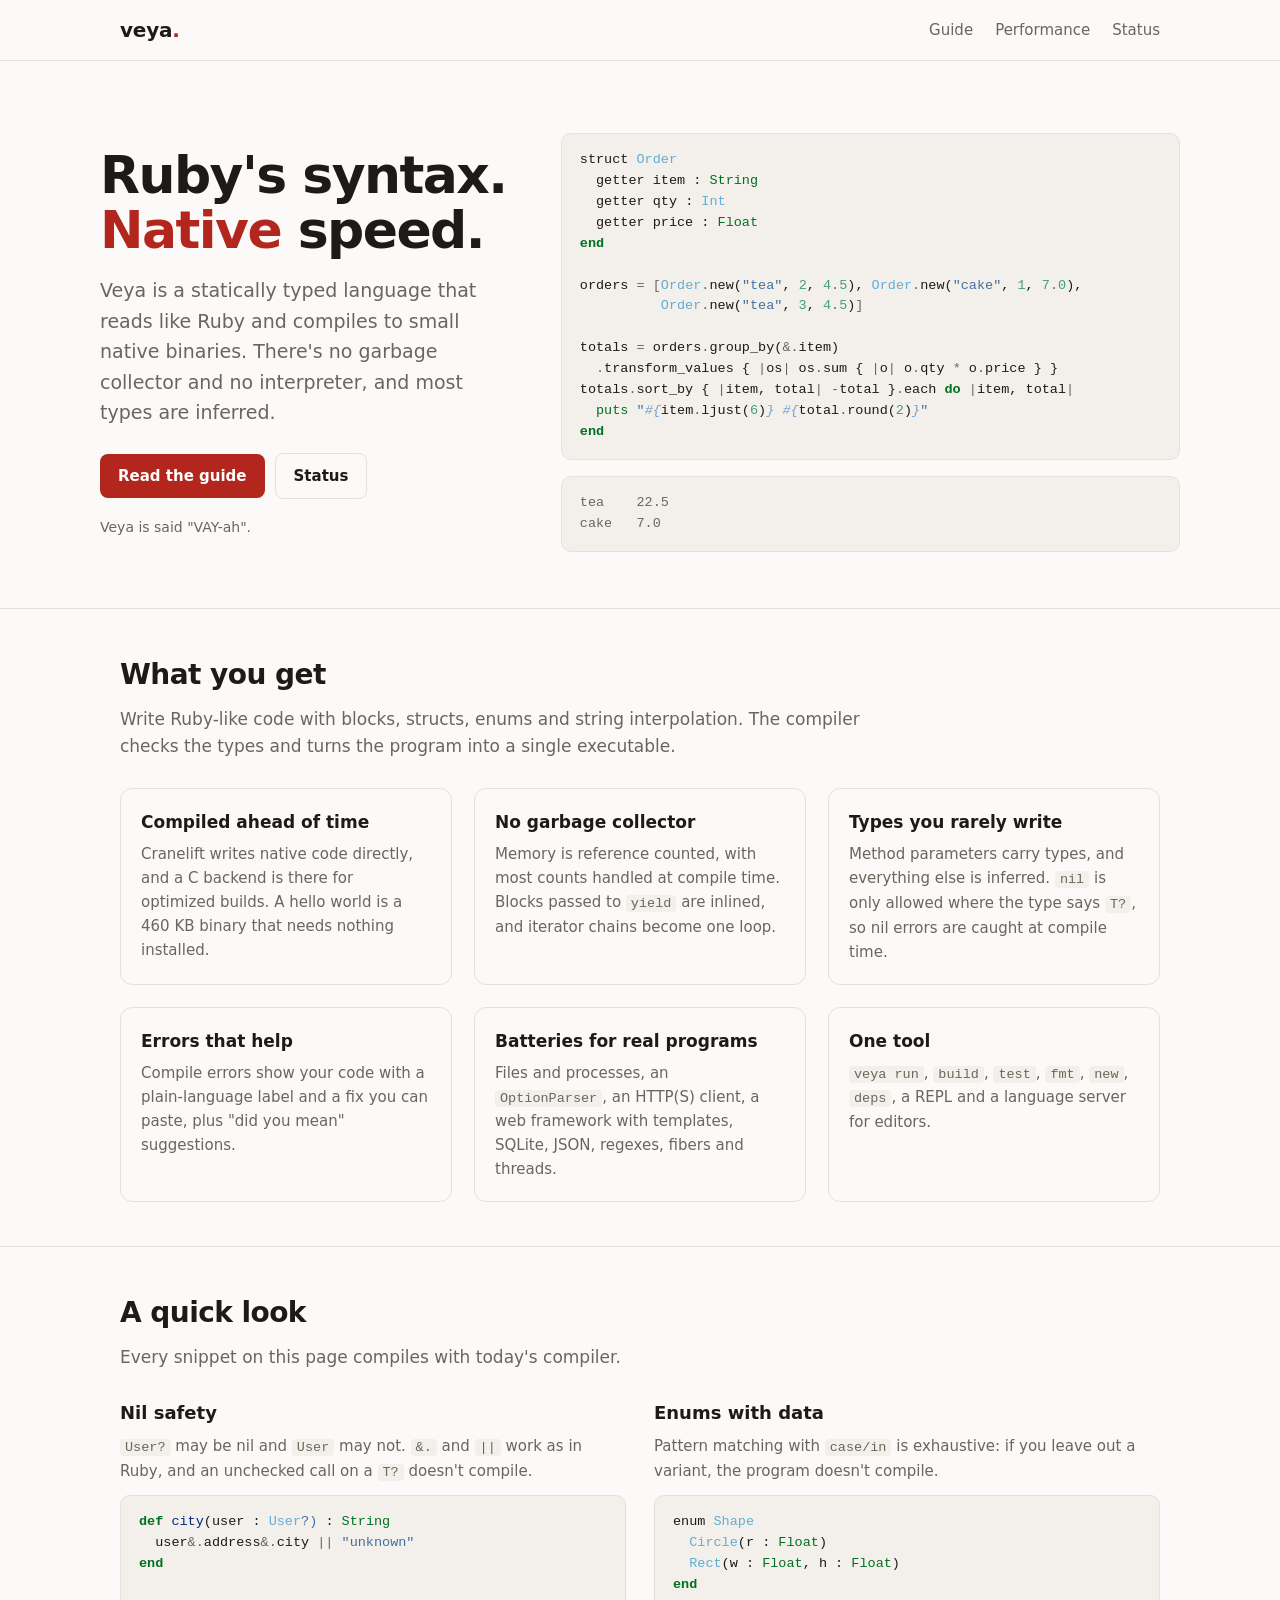
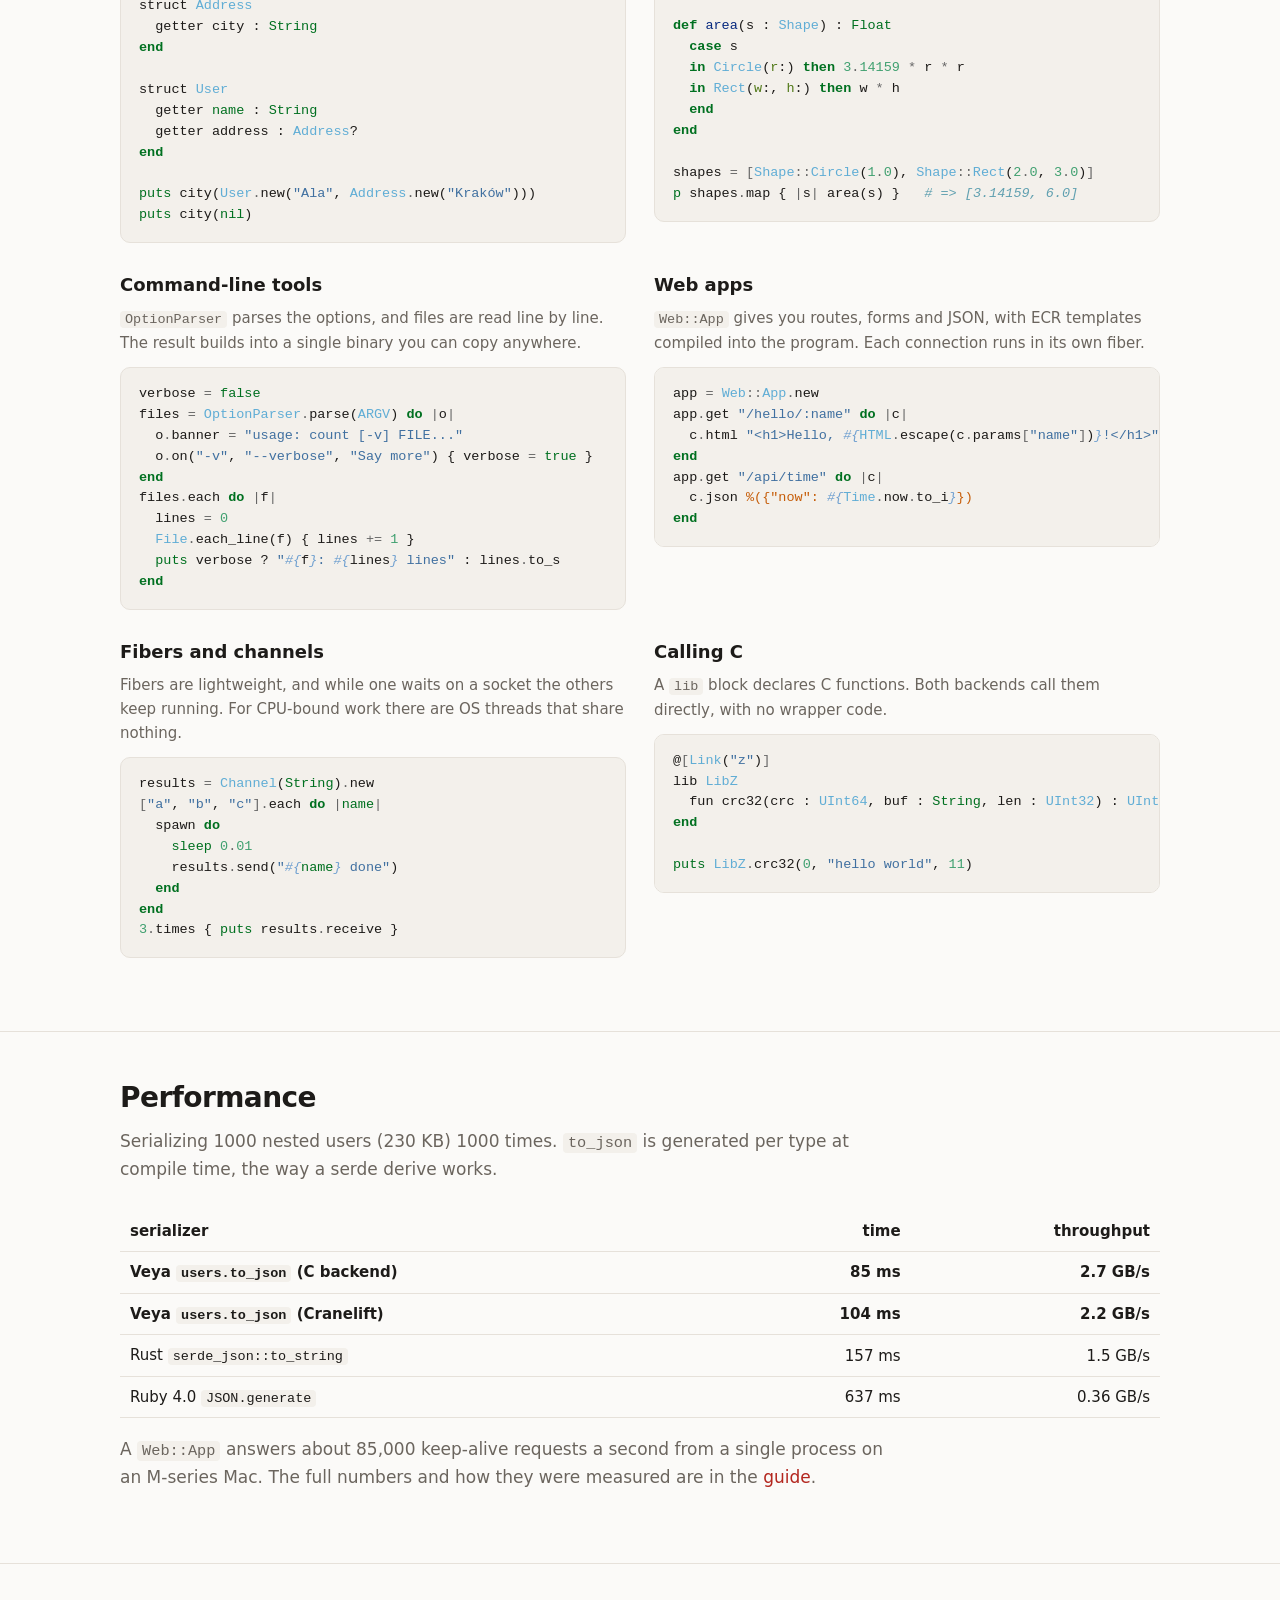
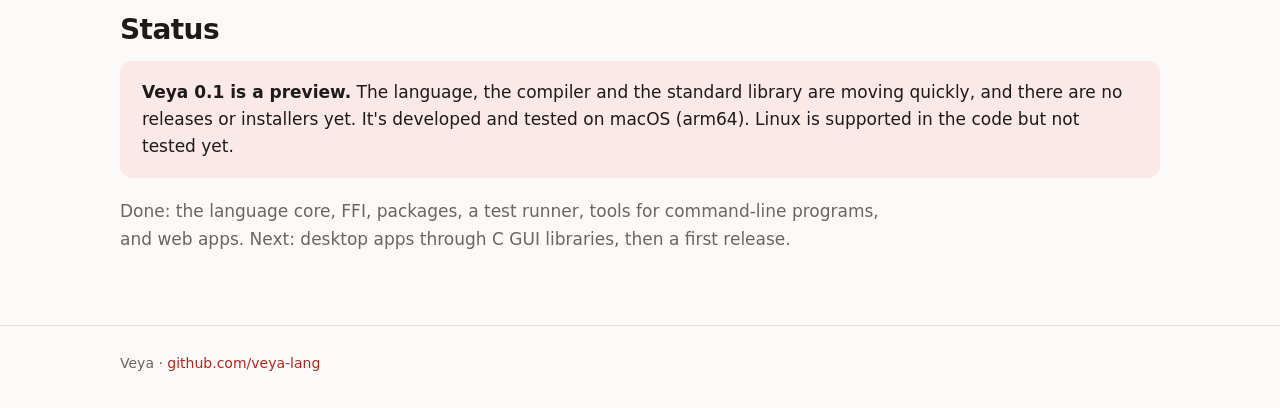
<file: index.html>
<!doctype html>
<html lang="en">
<head>
<meta charset="utf-8">
<meta name="viewport" content="width=device-width, initial-scale=1">
<title>Veya: Ruby's syntax, native speed</title>
<meta name="description" content="Veya is a statically typed language with Ruby's syntax that compiles to small native binaries, with no garbage collector.">
<link rel="stylesheet" href="style.css">
<link rel="stylesheet" href="code.css">
</head>
<body>
<header class="top"><div class="wrap">
  <a class="brand" href="/">veya<span>.</span></a>
  <nav><a href="guide.html">Guide</a><a href="#performance">Performance</a><a href="#status">Status</a></nav>
</div></header>

<div class="wrap hero">
  <div>
    <h1>Ruby's syntax.<br><em>Native</em> speed.</h1>
    <p class="lead">Veya is a statically typed language that reads like Ruby and compiles to small native binaries. There's no garbage collector and no interpreter, and most types are inferred.</p>
    <p class="cta"><a class="primary" href="guide.html">Read the guide</a><a class="secondary" href="#status">Status</a></p>
    <p class="say">Veya is said "VAY-ah".</p>
  </div>
  <div>
<div class="hl"><pre><span></span><span class="n">struct</span><span class="w"> </span><span class="no">Order</span>
<span class="w">  </span><span class="n">getter</span><span class="w"> </span><span class="n">item</span><span class="w"> </span><span class="p">:</span><span class="w"> </span><span class="nb">String</span>
<span class="w">  </span><span class="n">getter</span><span class="w"> </span><span class="n">qty</span><span class="w"> </span><span class="p">:</span><span class="w"> </span><span class="no">Int</span>
<span class="w">  </span><span class="n">getter</span><span class="w"> </span><span class="n">price</span><span class="w"> </span><span class="p">:</span><span class="w"> </span><span class="nb">Float</span>
<span class="k">end</span>

<span class="n">orders</span><span class="w"> </span><span class="o">=</span><span class="w"> </span><span class="o">[</span><span class="no">Order</span><span class="o">.</span><span class="n">new</span><span class="p">(</span><span class="s2">"tea"</span><span class="p">,</span><span class="w"> </span><span class="mi">2</span><span class="p">,</span><span class="w"> </span><span class="mi">4</span><span class="o">.</span><span class="mi">5</span><span class="p">),</span><span class="w"> </span><span class="no">Order</span><span class="o">.</span><span class="n">new</span><span class="p">(</span><span class="s2">"cake"</span><span class="p">,</span><span class="w"> </span><span class="mi">1</span><span class="p">,</span><span class="w"> </span><span class="mi">7</span><span class="o">.</span><span class="mi">0</span><span class="p">),</span>
<span class="w">          </span><span class="no">Order</span><span class="o">.</span><span class="n">new</span><span class="p">(</span><span class="s2">"tea"</span><span class="p">,</span><span class="w"> </span><span class="mi">3</span><span class="p">,</span><span class="w"> </span><span class="mi">4</span><span class="o">.</span><span class="mi">5</span><span class="p">)</span><span class="o">]</span>

<span class="n">totals</span><span class="w"> </span><span class="o">=</span><span class="w"> </span><span class="n">orders</span><span class="o">.</span><span class="n">group_by</span><span class="p">(</span><span class="o">&amp;.</span><span class="n">item</span><span class="p">)</span>
<span class="w">  </span><span class="o">.</span><span class="n">transform_values</span><span class="w"> </span><span class="p">{</span><span class="w"> </span><span class="o">|</span><span class="n">os</span><span class="o">|</span><span class="w"> </span><span class="n">os</span><span class="o">.</span><span class="n">sum</span><span class="w"> </span><span class="p">{</span><span class="w"> </span><span class="o">|</span><span class="n">o</span><span class="o">|</span><span class="w"> </span><span class="n">o</span><span class="o">.</span><span class="n">qty</span><span class="w"> </span><span class="o">*</span><span class="w"> </span><span class="n">o</span><span class="o">.</span><span class="n">price</span><span class="w"> </span><span class="p">}</span><span class="w"> </span><span class="p">}</span>
<span class="n">totals</span><span class="o">.</span><span class="n">sort_by</span><span class="w"> </span><span class="p">{</span><span class="w"> </span><span class="o">|</span><span class="n">item</span><span class="p">,</span><span class="w"> </span><span class="n">total</span><span class="o">|</span><span class="w"> </span><span class="o">-</span><span class="n">total</span><span class="w"> </span><span class="p">}</span><span class="o">.</span><span class="n">each</span><span class="w"> </span><span class="k">do</span><span class="w"> </span><span class="o">|</span><span class="n">item</span><span class="p">,</span><span class="w"> </span><span class="n">total</span><span class="o">|</span>
<span class="w">  </span><span class="nb">puts</span><span class="w"> </span><span class="s2">"</span><span class="si">#{</span><span class="n">item</span><span class="o">.</span><span class="n">ljust</span><span class="p">(</span><span class="mi">6</span><span class="p">)</span><span class="si">}</span><span class="s2"> </span><span class="si">#{</span><span class="n">total</span><span class="o">.</span><span class="n">round</span><span class="p">(</span><span class="mi">2</span><span class="p">)</span><span class="si">}</span><span class="s2">"</span>
<span class="k">end</span>
</pre></div>

<pre class="out">tea    22.5
cake   7.0</pre>
  </div>
</div>

<section><div class="wrap">
  <h2>What you get</h2>
  <p class="sub">Write Ruby-like code with blocks, structs, enums and string interpolation. The compiler checks the types and turns the program into a single executable.</p>
  <div class="grid">
    <div class="card"><h3>Compiled ahead of time</h3><p>Cranelift writes native code directly, and a C backend is there for optimized builds. A hello world is a 460 KB binary that needs nothing installed.</p></div>
    <div class="card"><h3>No garbage collector</h3><p>Memory is reference counted, with most counts handled at compile time. Blocks passed to <code>yield</code> are inlined, and iterator chains become one loop.</p></div>
    <div class="card"><h3>Types you rarely write</h3><p>Method parameters carry types, and everything else is inferred. <code>nil</code> is only allowed where the type says <code>T?</code>, so nil errors are caught at compile time.</p></div>
    <div class="card"><h3>Errors that help</h3><p>Compile errors show your code with a plain-language label and a fix you can paste, plus "did you mean" suggestions.</p></div>
    <div class="card"><h3>Batteries for real programs</h3><p>Files and processes, an <code>OptionParser</code>, an HTTP(S) client, a web framework with templates, SQLite, JSON, regexes, fibers and threads.</p></div>
    <div class="card"><h3>One tool</h3><p><code>veya run</code>, <code>build</code>, <code>test</code>, <code>fmt</code>, <code>new</code>, <code>deps</code>, a REPL and a language server for editors.</p></div>
  </div>
</div></section>

<section><div class="wrap">
  <h2>A quick look</h2>
  <p class="sub">Every snippet on this page compiles with today's compiler.</p>
  <div class="pair">
    <div><h3>Nil safety</h3><p><code>User?</code> may be nil and <code>User</code> may not. <code>&amp;.</code> and <code>||</code> work as in Ruby, and an unchecked call on a <code>T?</code> doesn't compile.</p><div class="hl"><pre><span></span><span class="k">def</span><span class="w"> </span><span class="nf">city</span><span class="p">(</span><span class="n">user</span><span class="w"> </span><span class="p">:</span><span class="w"> </span><span class="no">User</span><span class="sc">?)</span><span class="w"> </span><span class="p">:</span><span class="w"> </span><span class="nb">String</span>
<span class="w">  </span><span class="n">user</span><span class="o">&amp;.</span><span class="n">address</span><span class="o">&amp;.</span><span class="n">city</span><span class="w"> </span><span class="o">||</span><span class="w"> </span><span class="s2">"unknown"</span>
<span class="k">end</span>

<span class="n">struct</span><span class="w"> </span><span class="no">Address</span>
<span class="w">  </span><span class="n">getter</span><span class="w"> </span><span class="n">city</span><span class="w"> </span><span class="p">:</span><span class="w"> </span><span class="nb">String</span>
<span class="k">end</span>

<span class="n">struct</span><span class="w"> </span><span class="no">User</span>
<span class="w">  </span><span class="n">getter</span><span class="w"> </span><span class="nb">name</span><span class="w"> </span><span class="p">:</span><span class="w"> </span><span class="nb">String</span>
<span class="w">  </span><span class="n">getter</span><span class="w"> </span><span class="n">address</span><span class="w"> </span><span class="p">:</span><span class="w"> </span><span class="no">Address</span><span class="p">?</span>
<span class="k">end</span>

<span class="nb">puts</span><span class="w"> </span><span class="n">city</span><span class="p">(</span><span class="no">User</span><span class="o">.</span><span class="n">new</span><span class="p">(</span><span class="s2">"Ala"</span><span class="p">,</span><span class="w"> </span><span class="no">Address</span><span class="o">.</span><span class="n">new</span><span class="p">(</span><span class="s2">"Kraków"</span><span class="p">)))</span>
<span class="nb">puts</span><span class="w"> </span><span class="n">city</span><span class="p">(</span><span class="kp">nil</span><span class="p">)</span>
</pre></div>
</div>
    <div><h3>Enums with data</h3><p>Pattern matching with <code>case/in</code> is exhaustive: if you leave out a variant, the program doesn't compile.</p><div class="hl"><pre><span></span><span class="n">enum</span><span class="w"> </span><span class="no">Shape</span>
<span class="w">  </span><span class="no">Circle</span><span class="p">(</span><span class="n">r</span><span class="w"> </span><span class="p">:</span><span class="w"> </span><span class="nb">Float</span><span class="p">)</span>
<span class="w">  </span><span class="no">Rect</span><span class="p">(</span><span class="n">w</span><span class="w"> </span><span class="p">:</span><span class="w"> </span><span class="nb">Float</span><span class="p">,</span><span class="w"> </span><span class="n">h</span><span class="w"> </span><span class="p">:</span><span class="w"> </span><span class="nb">Float</span><span class="p">)</span>
<span class="k">end</span>

<span class="k">def</span><span class="w"> </span><span class="nf">area</span><span class="p">(</span><span class="n">s</span><span class="w"> </span><span class="p">:</span><span class="w"> </span><span class="no">Shape</span><span class="p">)</span><span class="w"> </span><span class="p">:</span><span class="w"> </span><span class="nb">Float</span>
<span class="w">  </span><span class="k">case</span><span class="w"> </span><span class="n">s</span>
<span class="w">  </span><span class="k">in</span><span class="w"> </span><span class="no">Circle</span><span class="p">(</span><span class="ss">r</span><span class="p">:)</span><span class="w"> </span><span class="k">then</span><span class="w"> </span><span class="mi">3</span><span class="o">.</span><span class="mi">14159</span><span class="w"> </span><span class="o">*</span><span class="w"> </span><span class="n">r</span><span class="w"> </span><span class="o">*</span><span class="w"> </span><span class="n">r</span>
<span class="w">  </span><span class="k">in</span><span class="w"> </span><span class="no">Rect</span><span class="p">(</span><span class="ss">w</span><span class="p">:,</span><span class="w"> </span><span class="ss">h</span><span class="p">:)</span><span class="w"> </span><span class="k">then</span><span class="w"> </span><span class="n">w</span><span class="w"> </span><span class="o">*</span><span class="w"> </span><span class="n">h</span>
<span class="w">  </span><span class="k">end</span>
<span class="k">end</span>

<span class="n">shapes</span><span class="w"> </span><span class="o">=</span><span class="w"> </span><span class="o">[</span><span class="no">Shape</span><span class="o">::</span><span class="no">Circle</span><span class="p">(</span><span class="mi">1</span><span class="o">.</span><span class="mi">0</span><span class="p">),</span><span class="w"> </span><span class="no">Shape</span><span class="o">::</span><span class="no">Rect</span><span class="p">(</span><span class="mi">2</span><span class="o">.</span><span class="mi">0</span><span class="p">,</span><span class="w"> </span><span class="mi">3</span><span class="o">.</span><span class="mi">0</span><span class="p">)</span><span class="o">]</span>
<span class="nb">p</span><span class="w"> </span><span class="n">shapes</span><span class="o">.</span><span class="n">map</span><span class="w"> </span><span class="p">{</span><span class="w"> </span><span class="o">|</span><span class="n">s</span><span class="o">|</span><span class="w"> </span><span class="n">area</span><span class="p">(</span><span class="n">s</span><span class="p">)</span><span class="w"> </span><span class="p">}</span><span class="w">   </span><span class="c1"># =&gt; [3.14159, 6.0]</span>
</pre></div>
</div>
  </div>
  <div class="pair">
    <div><h3>Command-line tools</h3><p><code>OptionParser</code> parses the options, and files are read line by line. The result builds into a single binary you can copy anywhere.</p><div class="hl"><pre><span></span><span class="n">verbose</span><span class="w"> </span><span class="o">=</span><span class="w"> </span><span class="kp">false</span>
<span class="n">files</span><span class="w"> </span><span class="o">=</span><span class="w"> </span><span class="no">OptionParser</span><span class="o">.</span><span class="n">parse</span><span class="p">(</span><span class="no">ARGV</span><span class="p">)</span><span class="w"> </span><span class="k">do</span><span class="w"> </span><span class="o">|</span><span class="n">o</span><span class="o">|</span>
<span class="w">  </span><span class="n">o</span><span class="o">.</span><span class="n">banner</span><span class="w"> </span><span class="o">=</span><span class="w"> </span><span class="s2">"usage: count [-v] FILE..."</span>
<span class="w">  </span><span class="n">o</span><span class="o">.</span><span class="n">on</span><span class="p">(</span><span class="s2">"-v"</span><span class="p">,</span><span class="w"> </span><span class="s2">"--verbose"</span><span class="p">,</span><span class="w"> </span><span class="s2">"Say more"</span><span class="p">)</span><span class="w"> </span><span class="p">{</span><span class="w"> </span><span class="n">verbose</span><span class="w"> </span><span class="o">=</span><span class="w"> </span><span class="kp">true</span><span class="w"> </span><span class="p">}</span>
<span class="k">end</span>
<span class="n">files</span><span class="o">.</span><span class="n">each</span><span class="w"> </span><span class="k">do</span><span class="w"> </span><span class="o">|</span><span class="n">f</span><span class="o">|</span>
<span class="w">  </span><span class="n">lines</span><span class="w"> </span><span class="o">=</span><span class="w"> </span><span class="mi">0</span>
<span class="w">  </span><span class="no">File</span><span class="o">.</span><span class="n">each_line</span><span class="p">(</span><span class="n">f</span><span class="p">)</span><span class="w"> </span><span class="p">{</span><span class="w"> </span><span class="n">lines</span><span class="w"> </span><span class="o">+=</span><span class="w"> </span><span class="mi">1</span><span class="w"> </span><span class="p">}</span>
<span class="w">  </span><span class="nb">puts</span><span class="w"> </span><span class="n">verbose</span><span class="w"> </span><span class="p">?</span><span class="w"> </span><span class="s2">"</span><span class="si">#{</span><span class="n">f</span><span class="si">}</span><span class="s2">: </span><span class="si">#{</span><span class="n">lines</span><span class="si">}</span><span class="s2"> lines"</span><span class="w"> </span><span class="p">:</span><span class="w"> </span><span class="n">lines</span><span class="o">.</span><span class="n">to_s</span>
<span class="k">end</span>
</pre></div>
</div>
    <div><h3>Web apps</h3><p><code>Web::App</code> gives you routes, forms and JSON, with ECR templates compiled into the program. Each connection runs in its own fiber.</p><div class="hl"><pre><span></span><span class="n">app</span><span class="w"> </span><span class="o">=</span><span class="w"> </span><span class="no">Web</span><span class="o">::</span><span class="no">App</span><span class="o">.</span><span class="n">new</span>
<span class="n">app</span><span class="o">.</span><span class="n">get</span><span class="w"> </span><span class="s2">"/hello/:name"</span><span class="w"> </span><span class="k">do</span><span class="w"> </span><span class="o">|</span><span class="n">c</span><span class="o">|</span>
<span class="w">  </span><span class="n">c</span><span class="o">.</span><span class="n">html</span><span class="w"> </span><span class="s2">"&lt;h1&gt;Hello, </span><span class="si">#{</span><span class="no">HTML</span><span class="o">.</span><span class="n">escape</span><span class="p">(</span><span class="n">c</span><span class="o">.</span><span class="n">params</span><span class="o">[</span><span class="s2">"name"</span><span class="o">]</span><span class="p">)</span><span class="si">}</span><span class="s2">!&lt;/h1&gt;"</span>
<span class="k">end</span>
<span class="n">app</span><span class="o">.</span><span class="n">get</span><span class="w"> </span><span class="s2">"/api/time"</span><span class="w"> </span><span class="k">do</span><span class="w"> </span><span class="o">|</span><span class="n">c</span><span class="o">|</span>
<span class="w">  </span><span class="n">c</span><span class="o">.</span><span class="n">json</span><span class="w"> </span><span class="sx">%({"now": </span><span class="si">#{</span><span class="no">Time</span><span class="o">.</span><span class="n">now</span><span class="o">.</span><span class="n">to_i</span><span class="si">}</span><span class="sx">})</span>
<span class="k">end</span>
</pre></div>
</div>
  </div>
  <div class="pair">
    <div><h3>Fibers and channels</h3><p>Fibers are lightweight, and while one waits on a socket the others keep running. For CPU-bound work there are OS threads that share nothing.</p><div class="hl"><pre><span></span><span class="n">results</span><span class="w"> </span><span class="o">=</span><span class="w"> </span><span class="no">Channel</span><span class="p">(</span><span class="nb">String</span><span class="p">)</span><span class="o">.</span><span class="n">new</span>
<span class="o">[</span><span class="s2">"a"</span><span class="p">,</span><span class="w"> </span><span class="s2">"b"</span><span class="p">,</span><span class="w"> </span><span class="s2">"c"</span><span class="o">].</span><span class="n">each</span><span class="w"> </span><span class="k">do</span><span class="w"> </span><span class="o">|</span><span class="nb">name</span><span class="o">|</span>
<span class="w">  </span><span class="n">spawn</span><span class="w"> </span><span class="k">do</span>
<span class="w">    </span><span class="nb">sleep</span><span class="w"> </span><span class="mi">0</span><span class="o">.</span><span class="mo">01</span>
<span class="w">    </span><span class="n">results</span><span class="o">.</span><span class="n">send</span><span class="p">(</span><span class="s2">"</span><span class="si">#{</span><span class="nb">name</span><span class="si">}</span><span class="s2"> done"</span><span class="p">)</span>
<span class="w">  </span><span class="k">end</span>
<span class="k">end</span>
<span class="mi">3</span><span class="o">.</span><span class="n">times</span><span class="w"> </span><span class="p">{</span><span class="w"> </span><span class="nb">puts</span><span class="w"> </span><span class="n">results</span><span class="o">.</span><span class="n">receive</span><span class="w"> </span><span class="p">}</span>
</pre></div>
</div>
    <div><h3>Calling C</h3><p>A <code>lib</code> block declares C functions. Both backends call them directly, with no wrapper code.</p><div class="hl"><pre><span></span><span class="err">@</span><span class="o">[</span><span class="no">Link</span><span class="p">(</span><span class="s2">"z"</span><span class="p">)</span><span class="o">]</span>
<span class="n">lib</span><span class="w"> </span><span class="no">LibZ</span>
<span class="w">  </span><span class="n">fun</span><span class="w"> </span><span class="n">crc32</span><span class="p">(</span><span class="n">crc</span><span class="w"> </span><span class="p">:</span><span class="w"> </span><span class="no">UInt64</span><span class="p">,</span><span class="w"> </span><span class="n">buf</span><span class="w"> </span><span class="p">:</span><span class="w"> </span><span class="nb">String</span><span class="p">,</span><span class="w"> </span><span class="n">len</span><span class="w"> </span><span class="p">:</span><span class="w"> </span><span class="no">UInt32</span><span class="p">)</span><span class="w"> </span><span class="p">:</span><span class="w"> </span><span class="no">UInt64</span>
<span class="k">end</span>

<span class="nb">puts</span><span class="w"> </span><span class="no">LibZ</span><span class="o">.</span><span class="n">crc32</span><span class="p">(</span><span class="mi">0</span><span class="p">,</span><span class="w"> </span><span class="s2">"hello world"</span><span class="p">,</span><span class="w"> </span><span class="mi">11</span><span class="p">)</span>
</pre></div>
</div>
  </div>
</div></section>

<section id="performance"><div class="wrap">
  <h2>Performance</h2>
  <p class="sub">Serializing 1000 nested users (230 KB) 1000 times. <code>to_json</code> is generated per type at compile time, the way a serde derive works.</p>
  <table>
    <tr><th>serializer</th><th class="num">time</th><th class="num">throughput</th></tr>
    <tr class="us"><td>Veya <code>users.to_json</code> (C backend)</td><td class="num">85 ms</td><td class="num">2.7 GB/s</td></tr>
    <tr class="us"><td>Veya <code>users.to_json</code> (Cranelift)</td><td class="num">104 ms</td><td class="num">2.2 GB/s</td></tr>
    <tr><td>Rust <code>serde_json::to_string</code></td><td class="num">157 ms</td><td class="num">1.5 GB/s</td></tr>
    <tr><td>Ruby 4.0 <code>JSON.generate</code></td><td class="num">637 ms</td><td class="num">0.36 GB/s</td></tr>
  </table>
  <p class="sub">A <code>Web::App</code> answers about 85,000 keep-alive requests a second from a single process on an M-series Mac. The full numbers and how they were measured are in the <a href="guide.html#performance">guide</a>.</p>
</div></section>

<section id="status"><div class="wrap">
  <h2>Status</h2>
  <div class="status"><p><strong>Veya 0.1 is a preview.</strong> The language, the compiler and the standard library are moving quickly, and there are no releases or installers yet. It's developed and tested on macOS (arm64). Linux is supported in the code but not tested yet.</p></div>
  <p class="sub" style="margin-top:20px">Done: the language core, FFI, packages, a test runner, tools for command-line programs, and web apps. Next: desktop apps through C GUI libraries, then a first release.</p>
</div></section>

<footer><div class="wrap">Veya · <a href="https://github.com/veya-lang">github.com/veya-lang</a></div></footer>
</body>
</html>
</file>
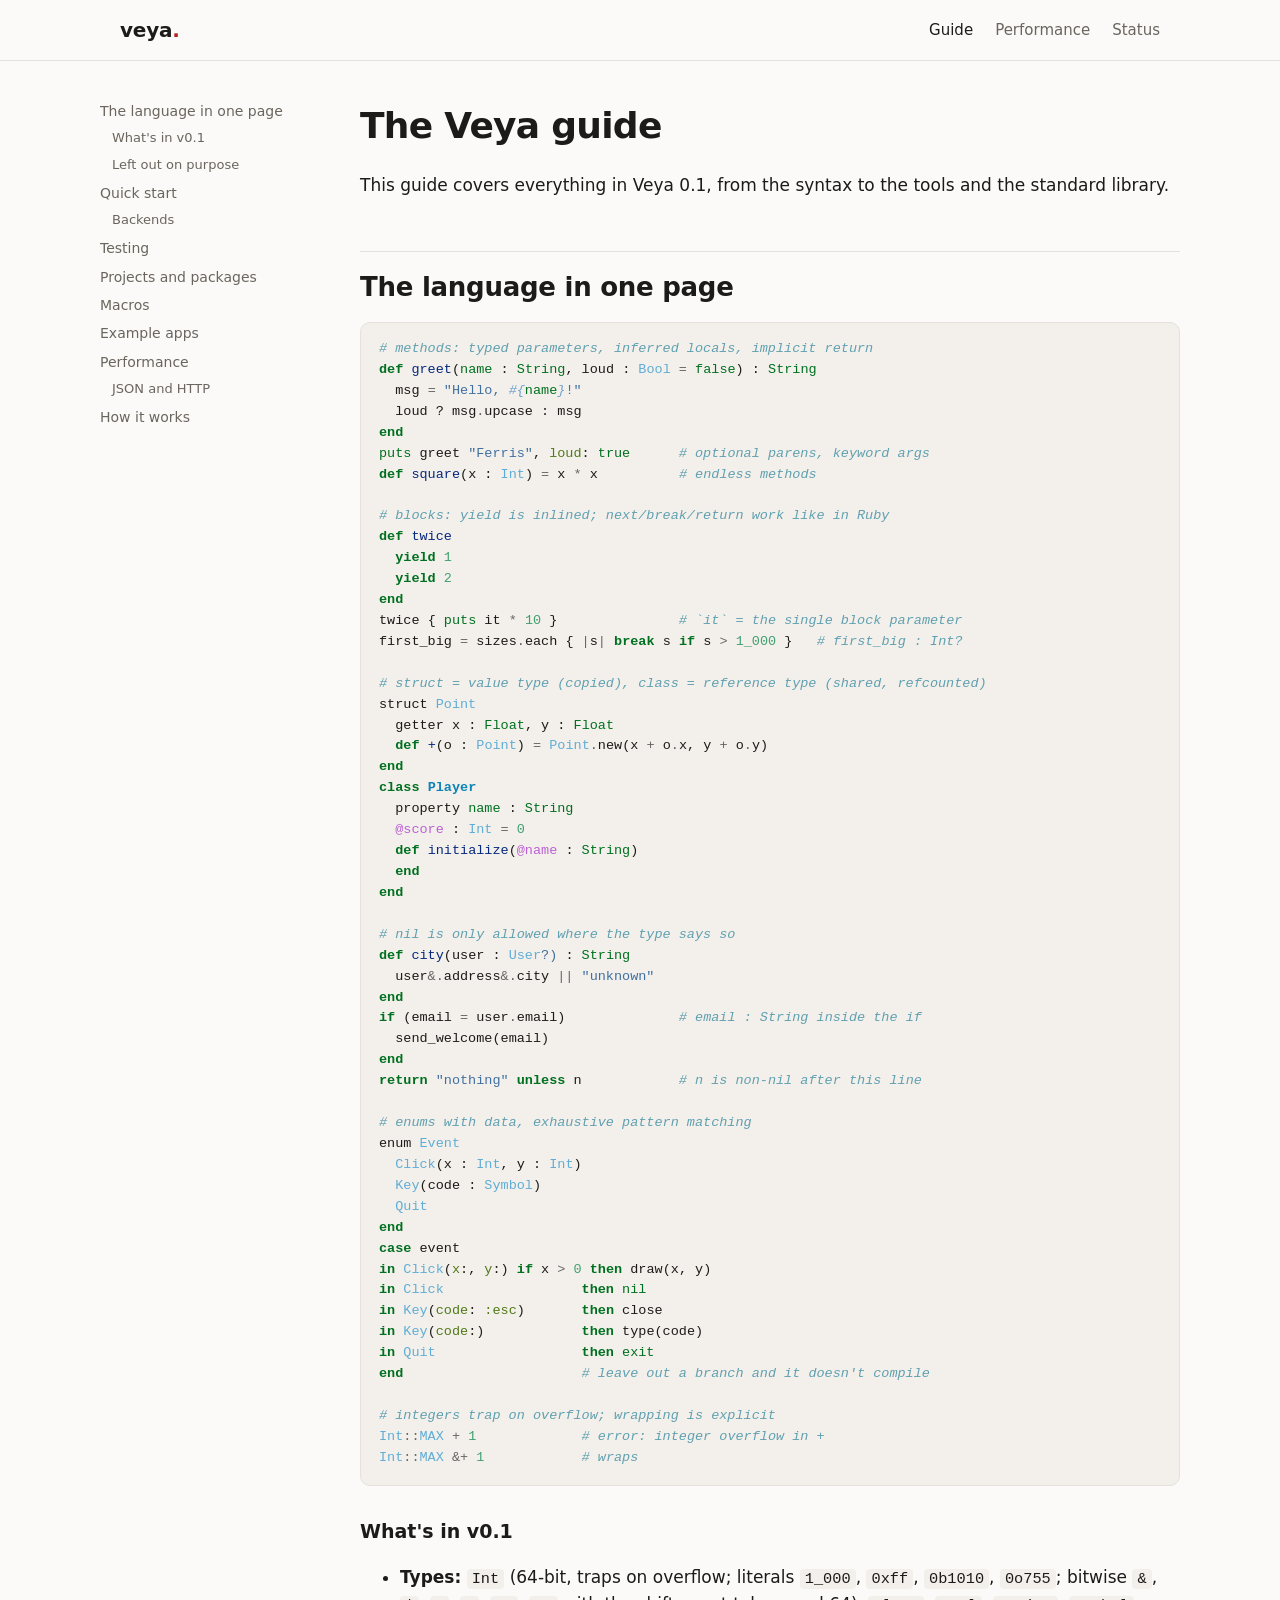
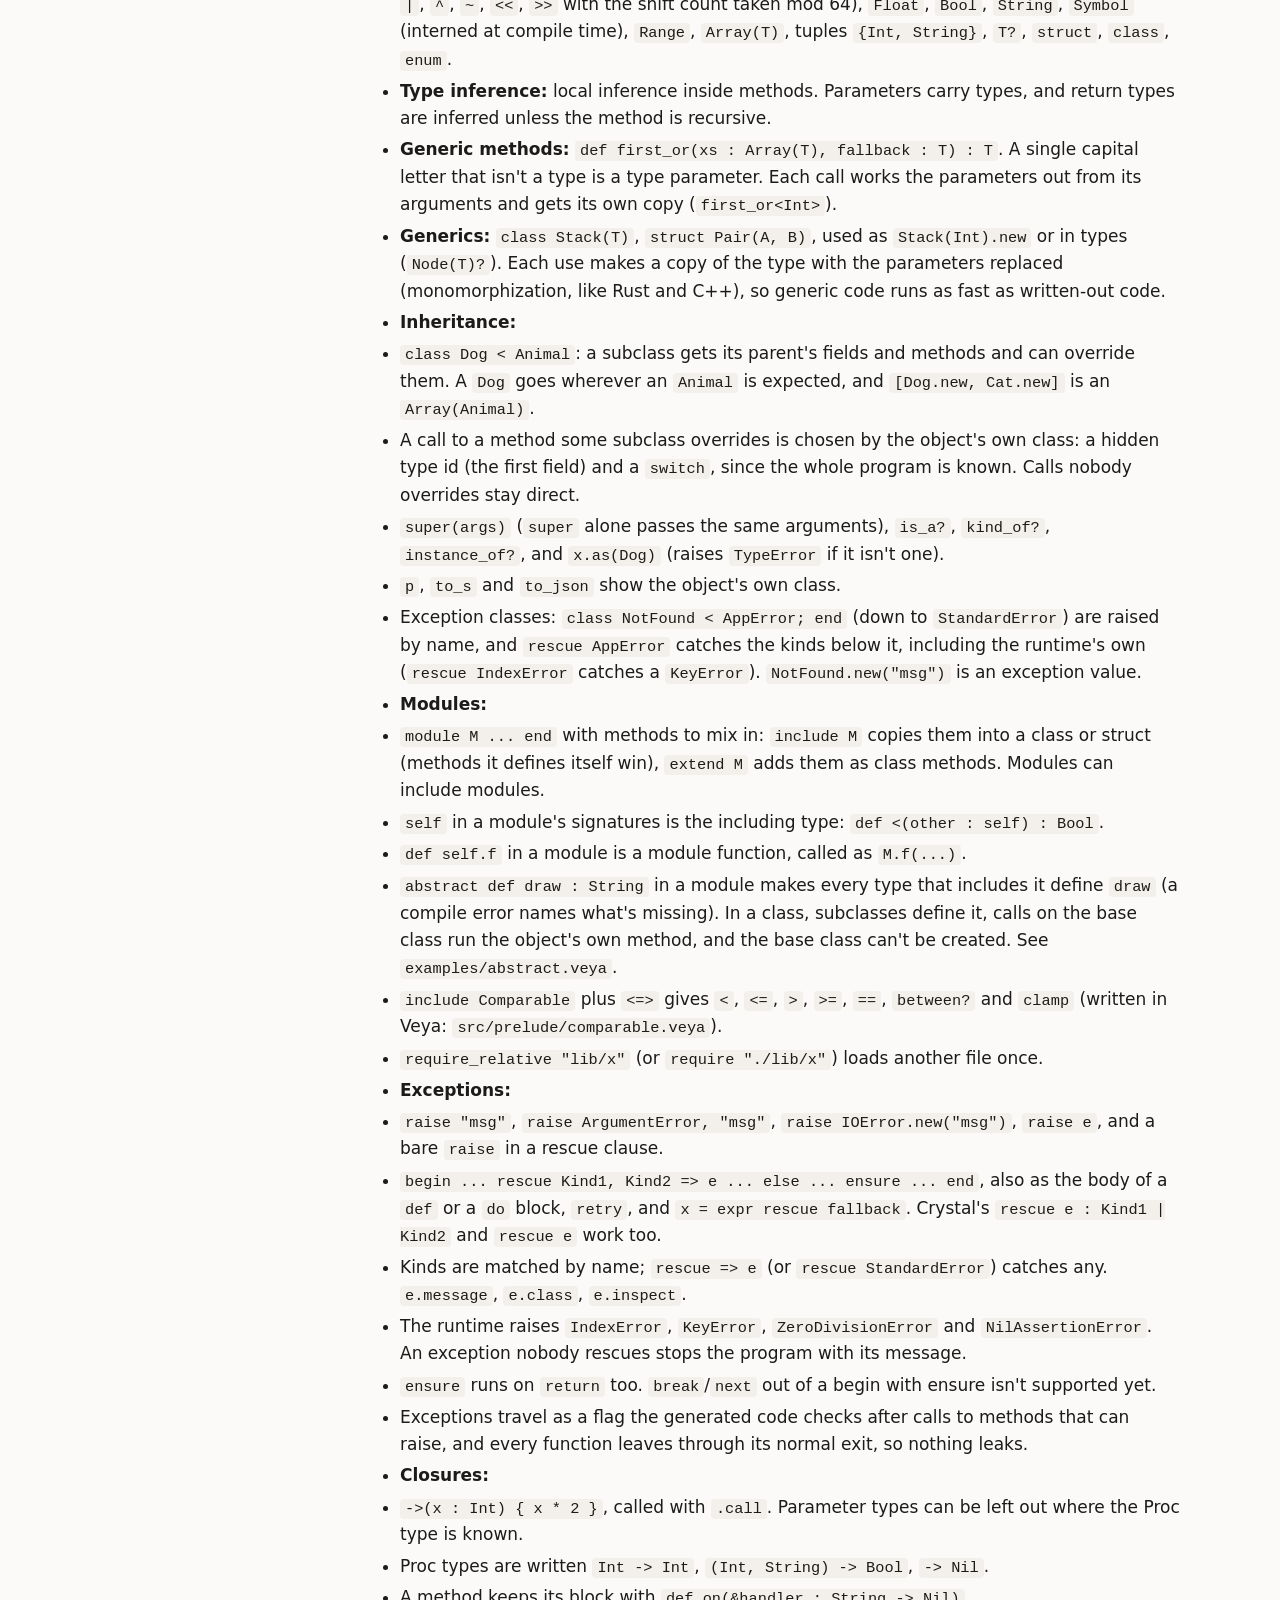
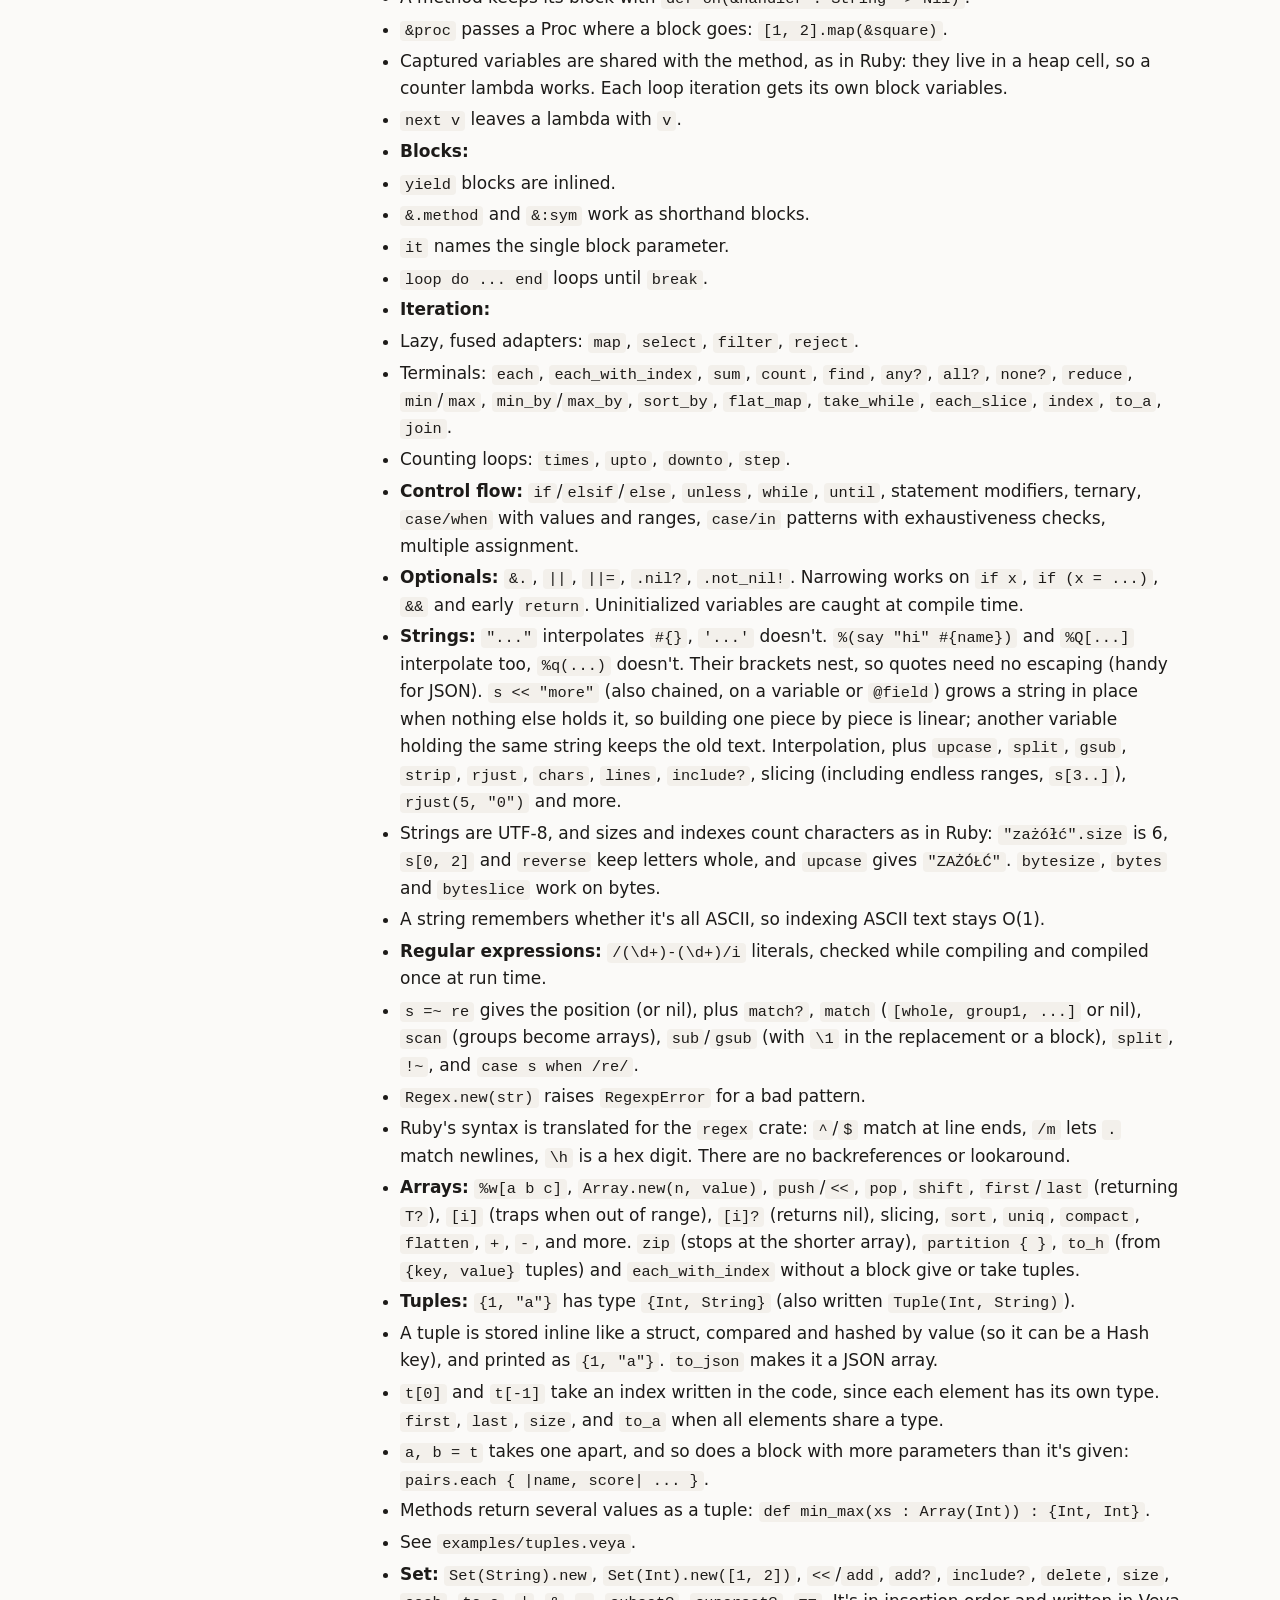
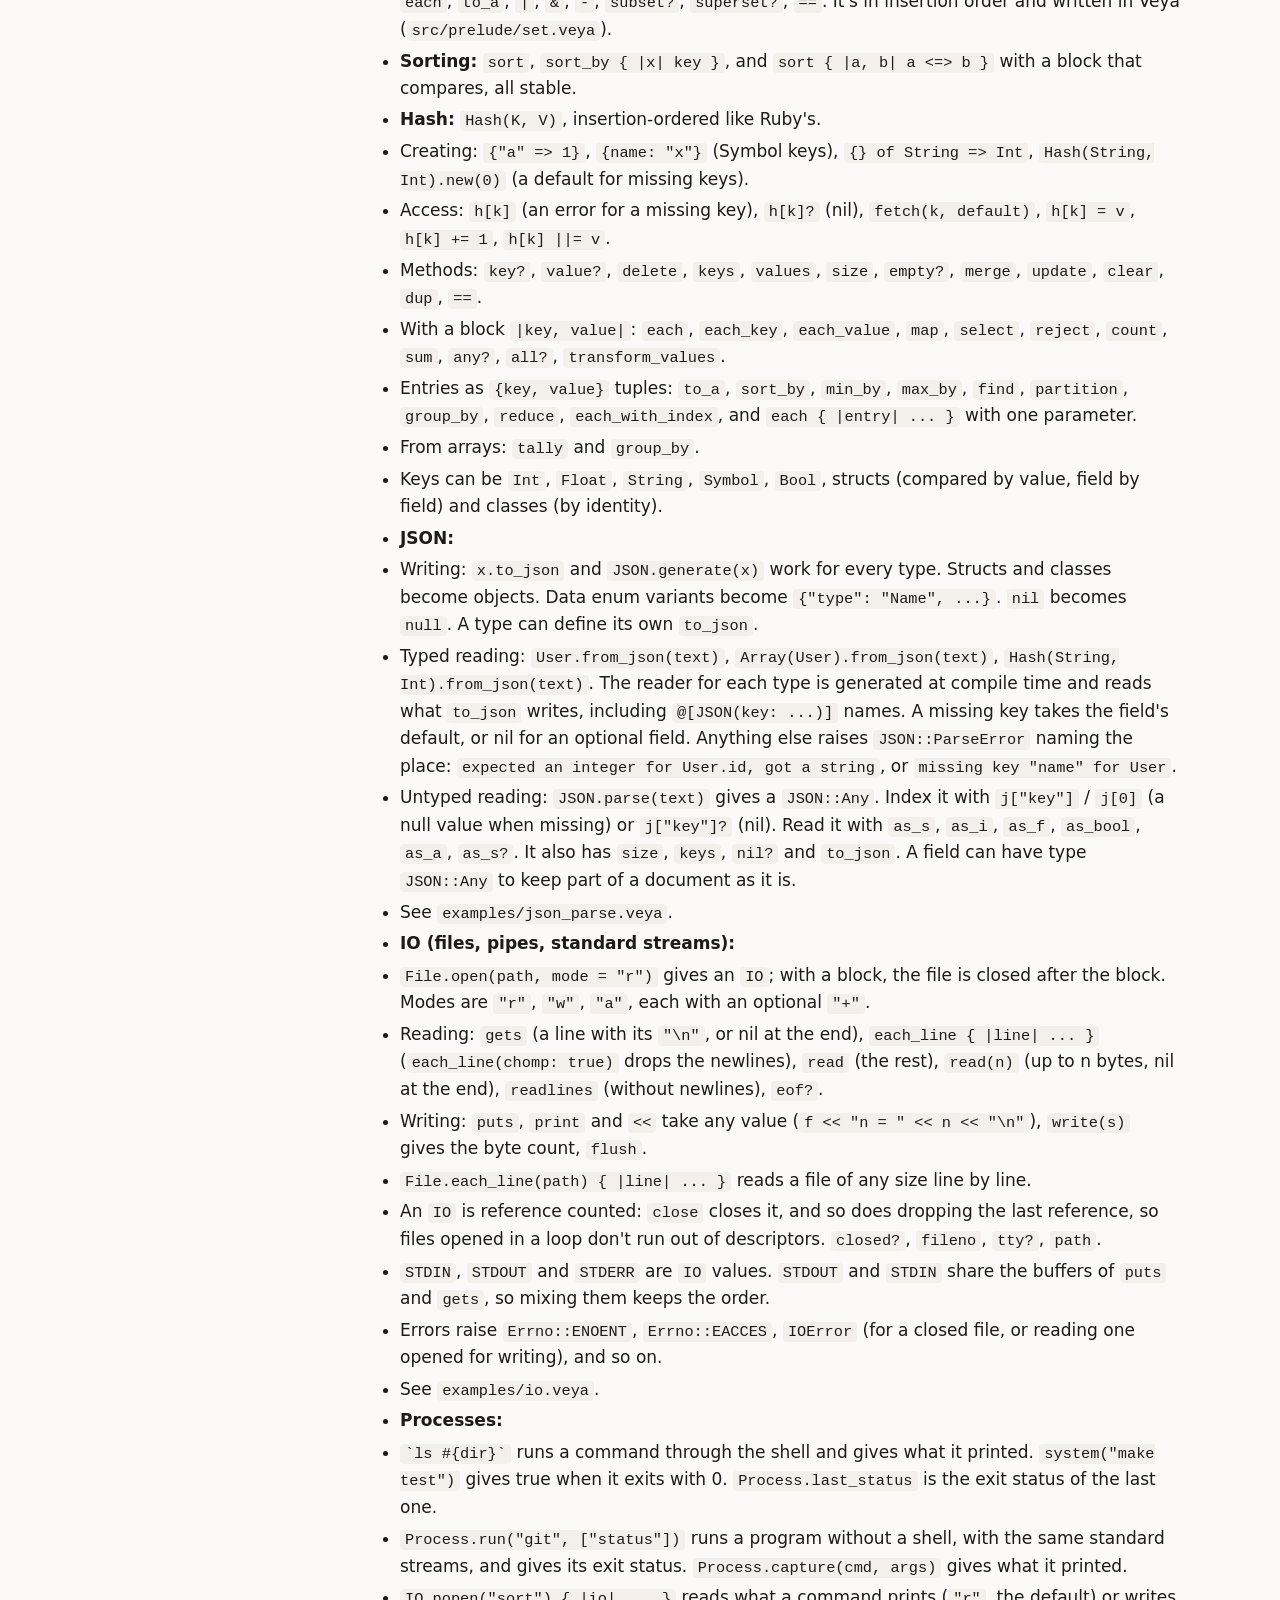
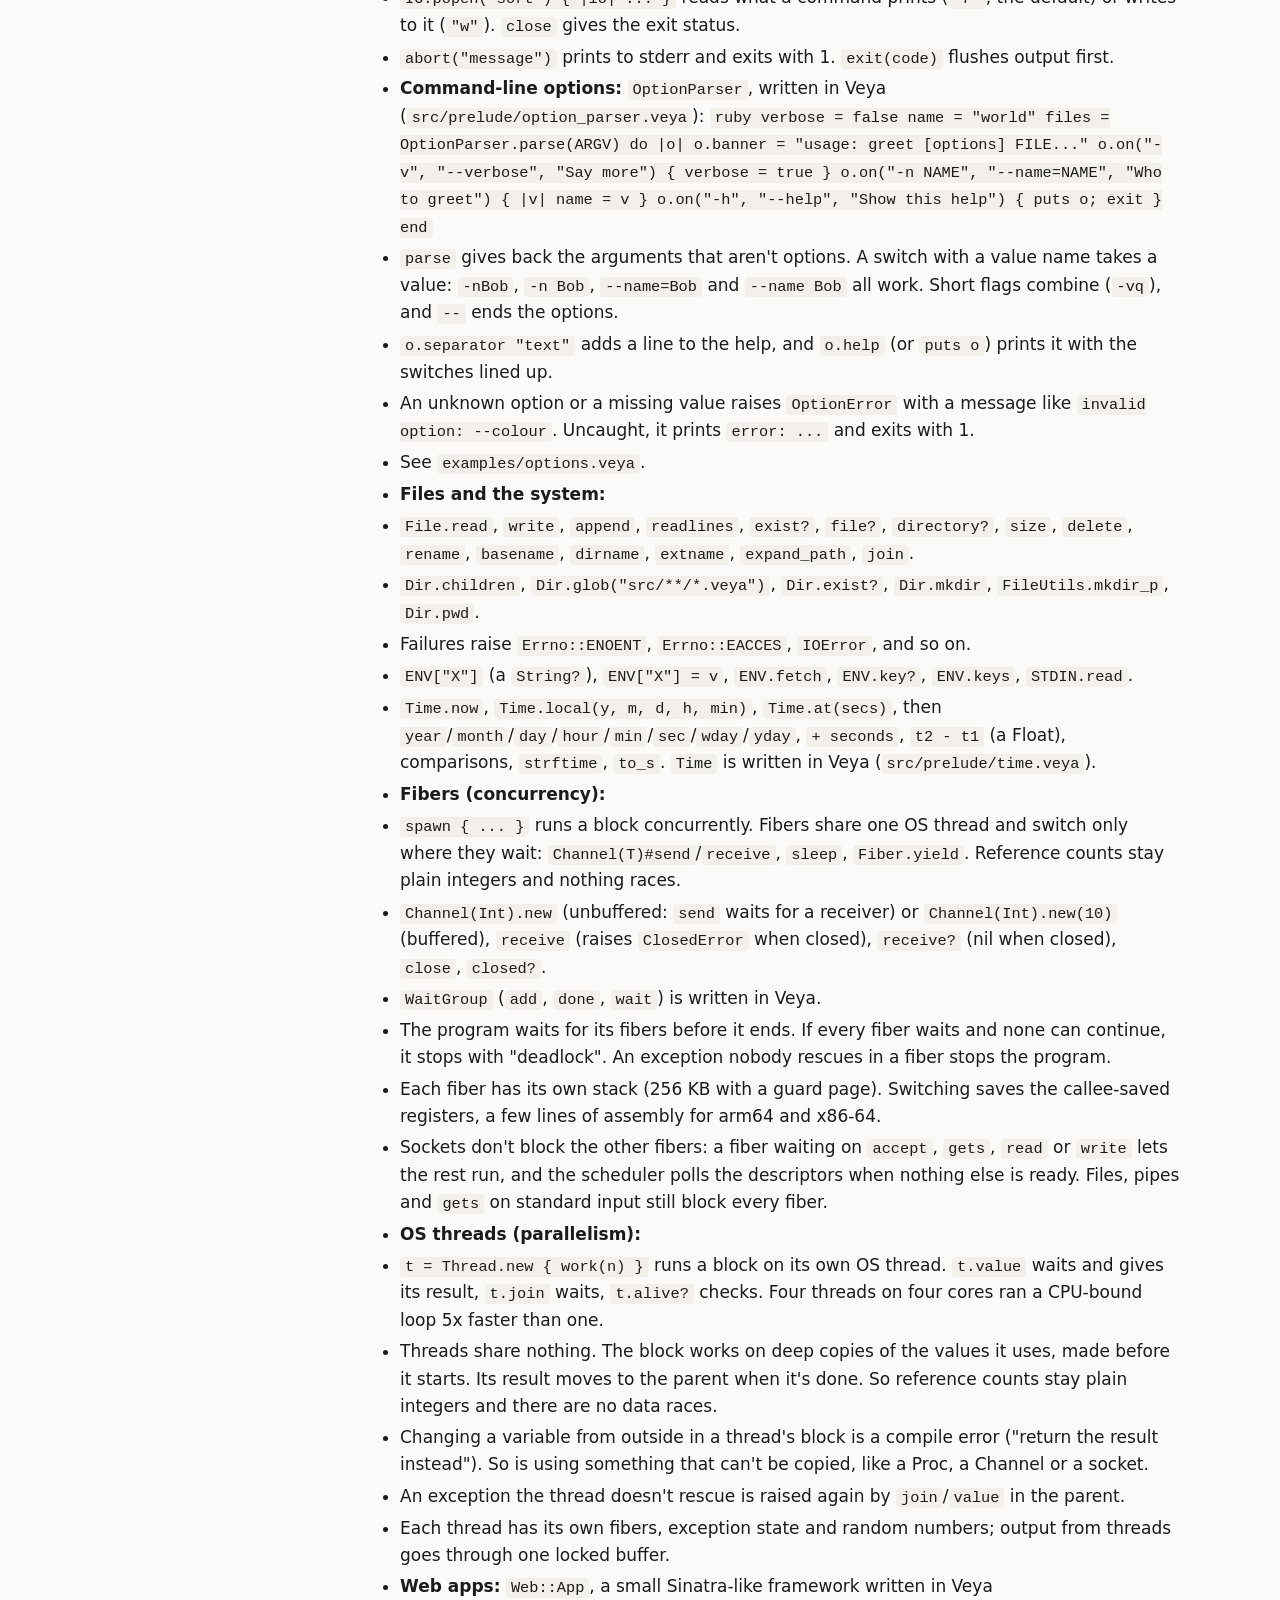
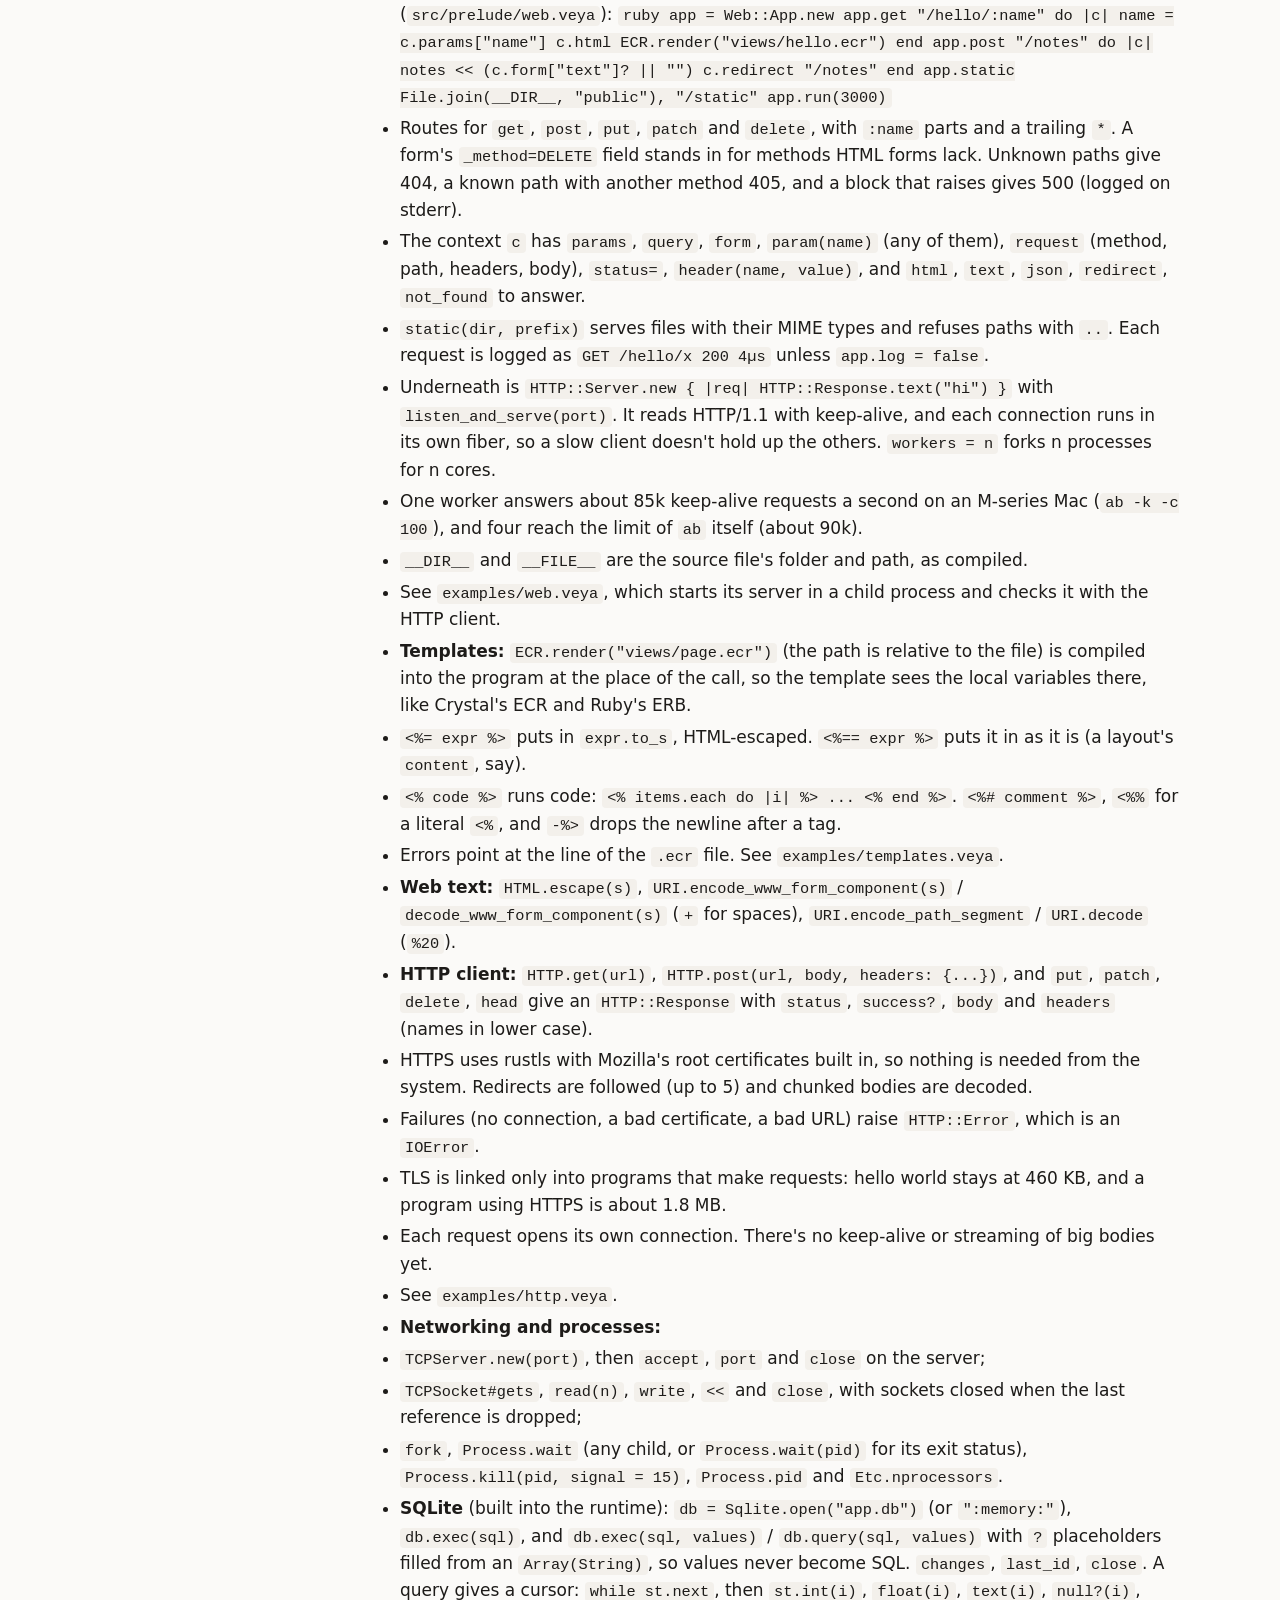
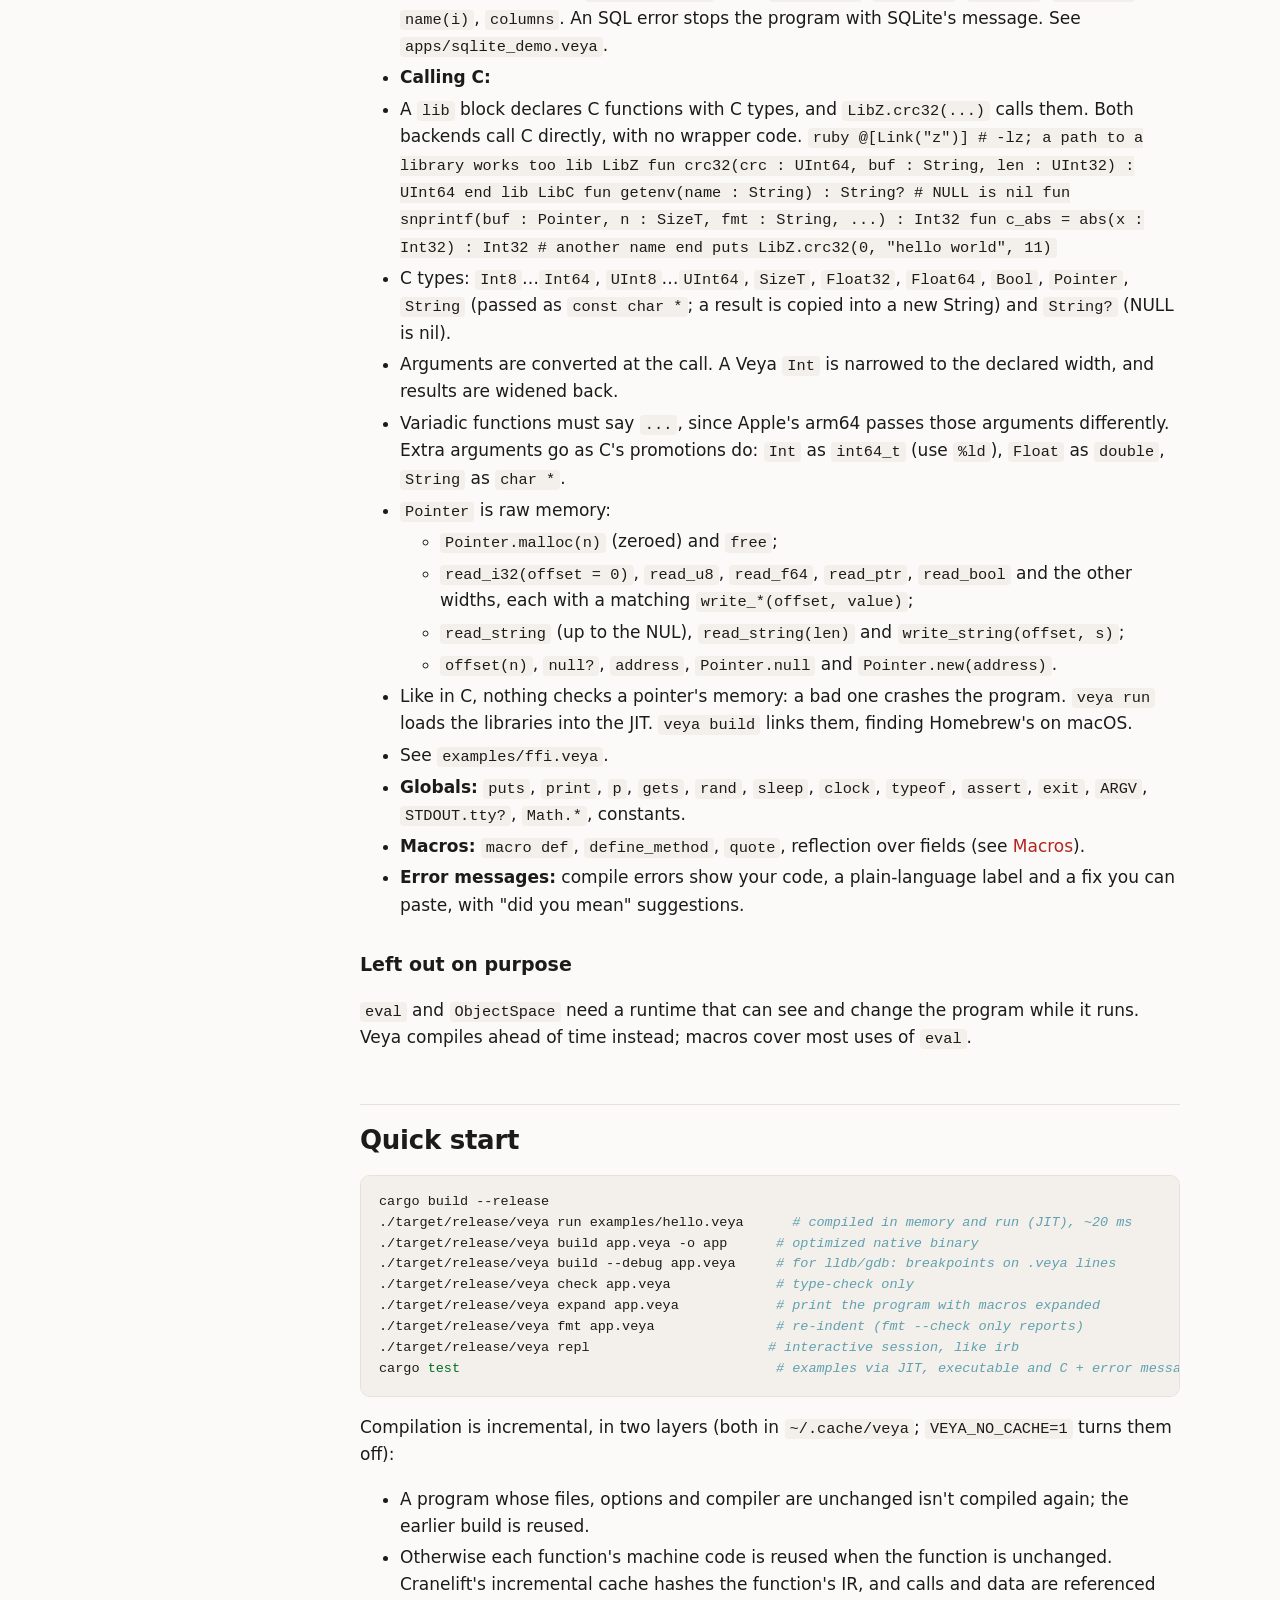
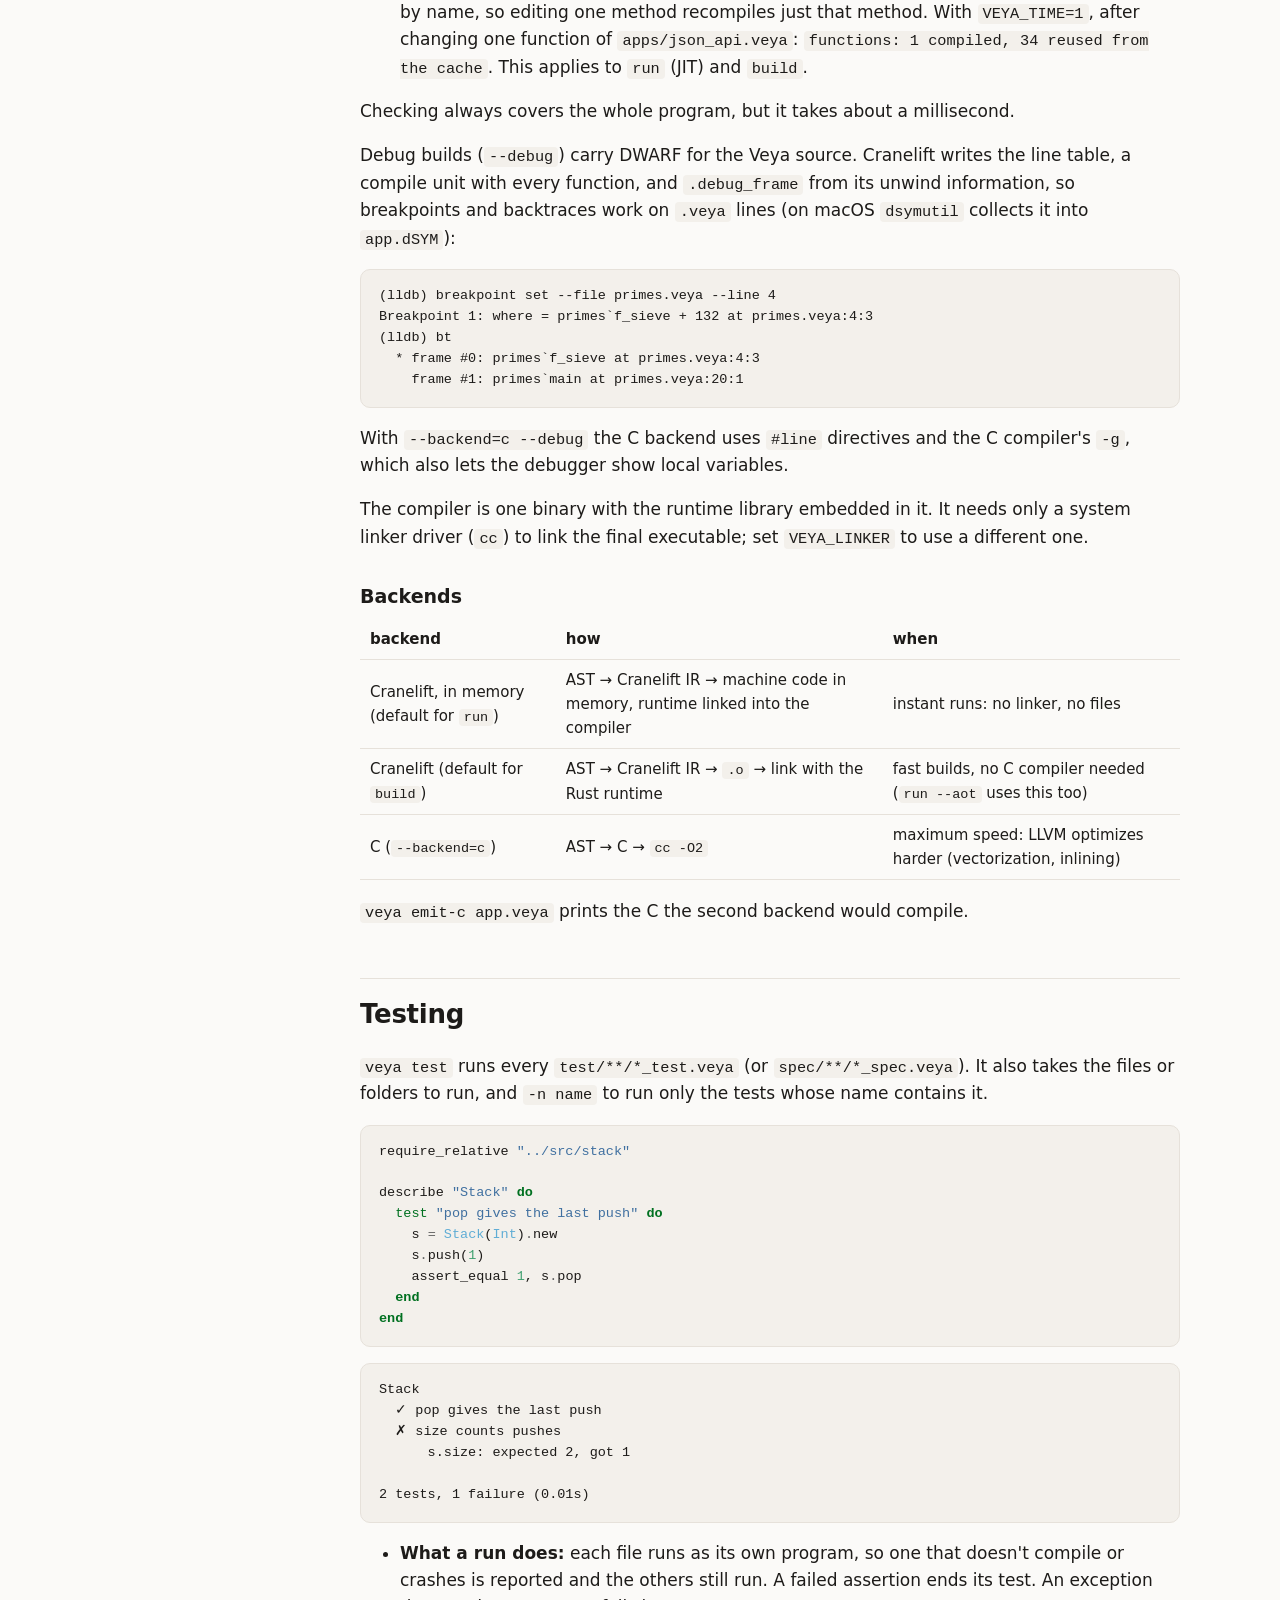
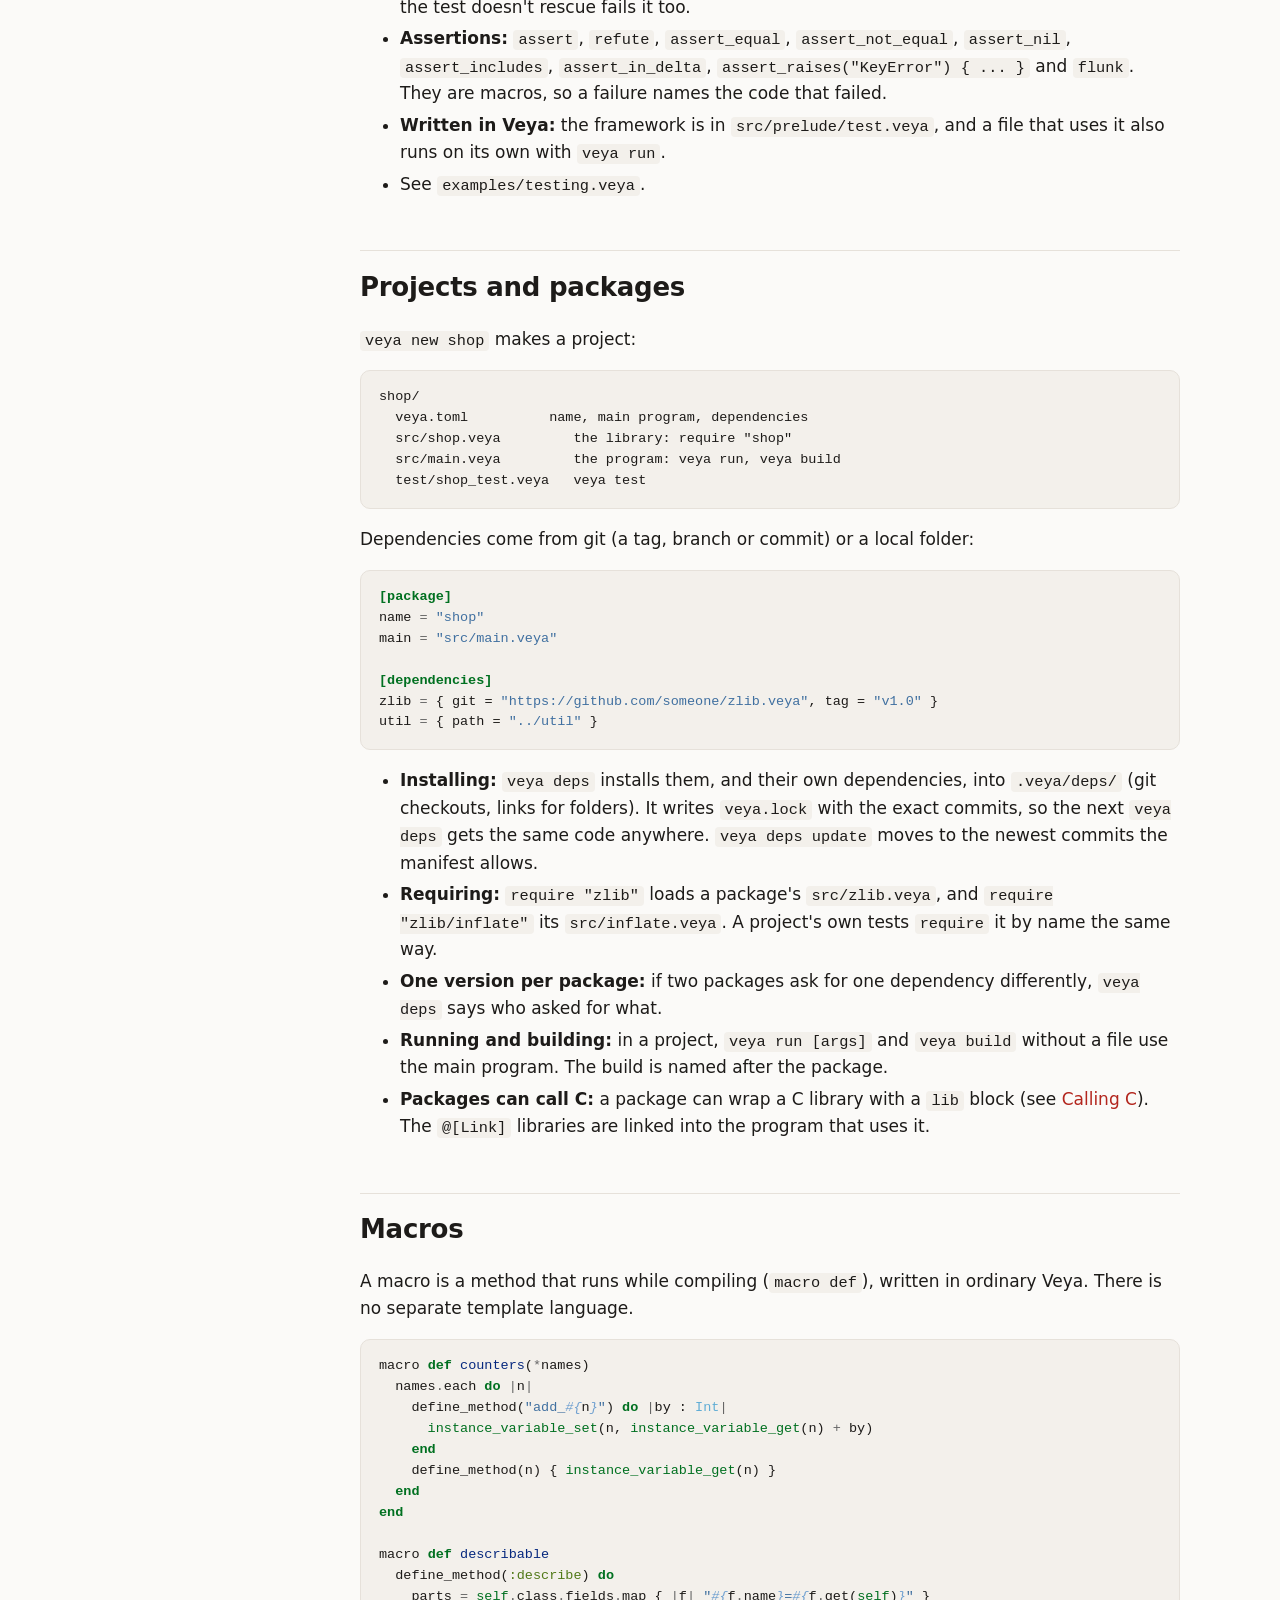
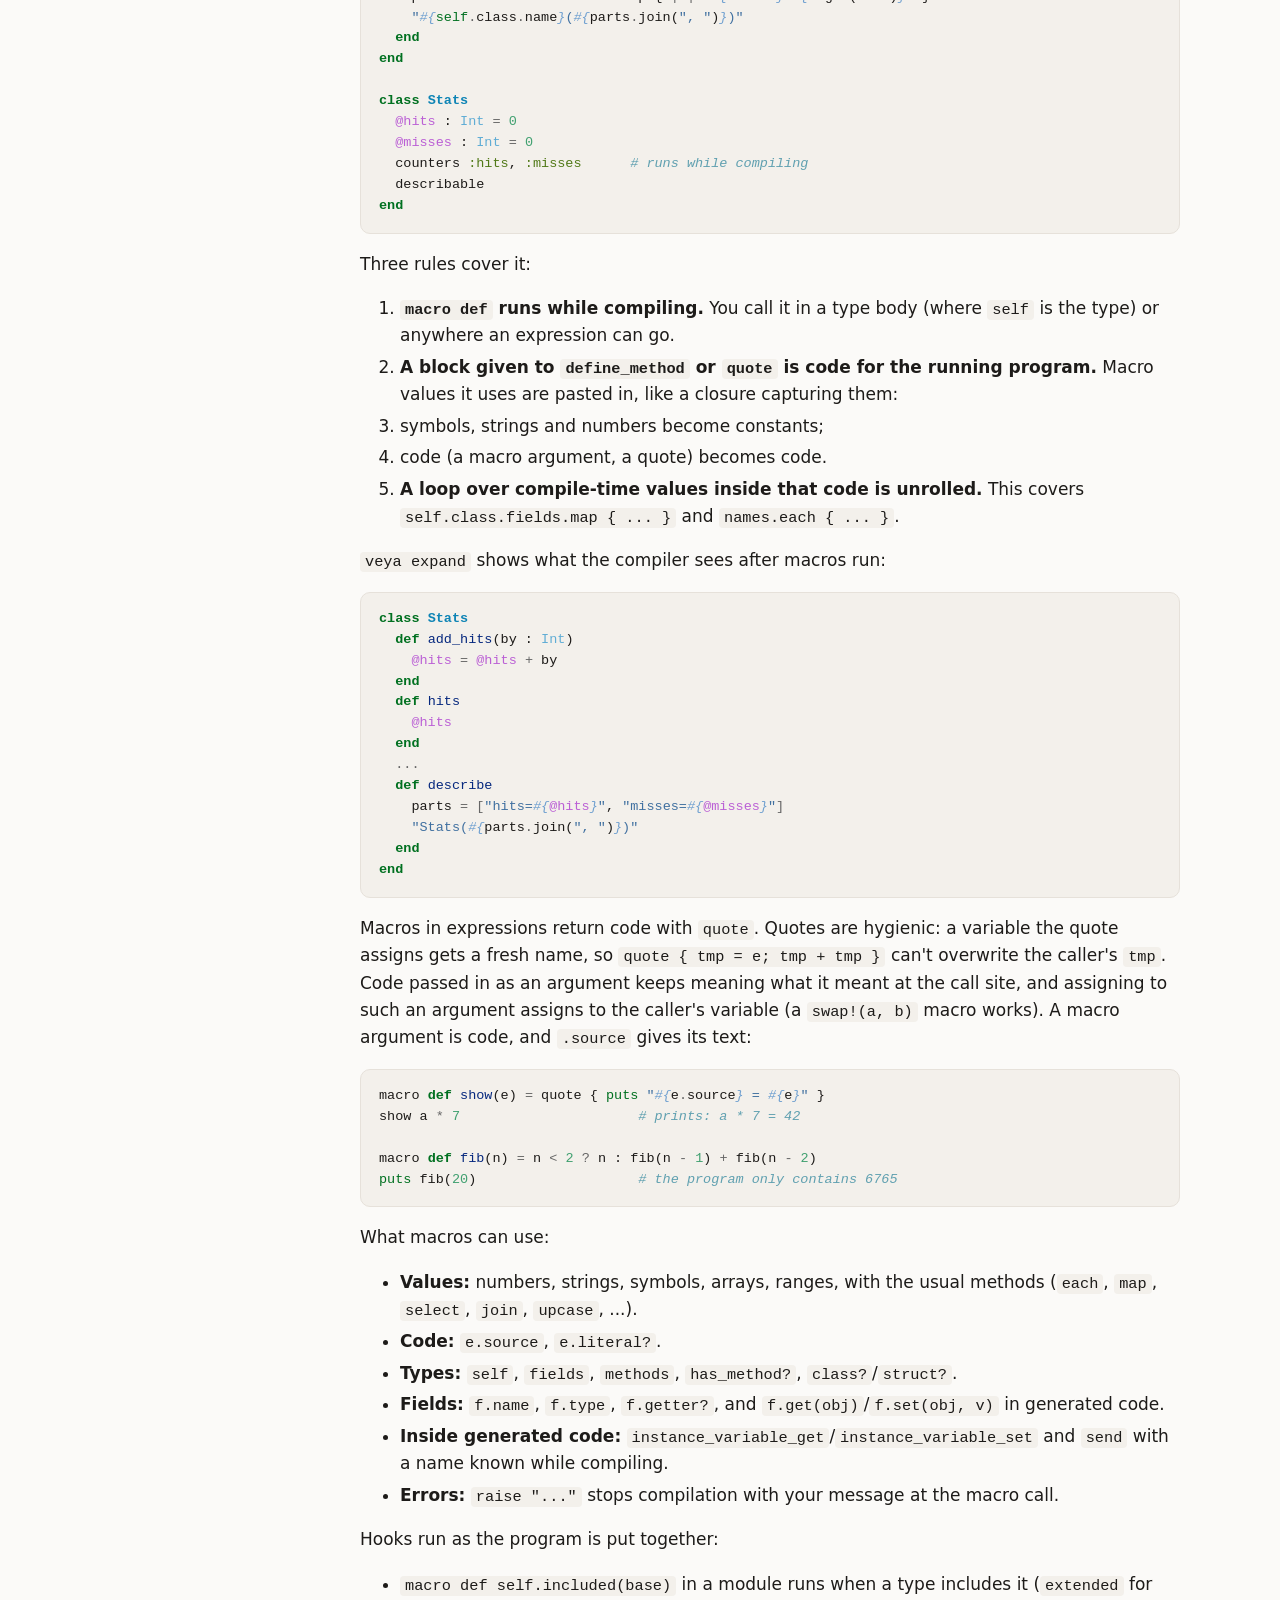
<file: guide.html>
<!doctype html>
<html lang="en">
<head>
<meta charset="utf-8">
<meta name="viewport" content="width=device-width, initial-scale=1">
<title>Guide · Veya</title>
<meta name="description" content="The Veya language: syntax, types, the standard library, tools and performance.">
<link rel="stylesheet" href="style.css">
<link rel="stylesheet" href="code.css">
</head>
<body>
<header class="top"><div class="wrap">
  <a class="brand" href="/">veya<span>.</span></a>
  <nav><a class="on" href="guide.html">Guide</a><a href="/#performance">Performance</a><a href="/#status">Status</a></nav>
</div></header>
<div class="wrap doc">
  <aside class="toc">
<a href="#the-language-in-one-page">The language in one page</a>
<a class="h3" href="#what-s-in-v0-1">What&#x27;s in v0.1</a>
<a class="h3" href="#left-out-on-purpose">Left out on purpose</a>
<a href="#quick-start">Quick start</a>
<a class="h3" href="#backends">Backends</a>
<a href="#testing">Testing</a>
<a href="#projects-and-packages">Projects and packages</a>
<a href="#macros">Macros</a>
<a href="#example-apps">Example apps</a>
<a href="#performance">Performance</a>
<a class="h3" href="#json-and-http">JSON and HTTP</a>
<a href="#how-it-works">How it works</a>
  </aside>
  <main>
    <h1>The Veya guide</h1>
    <p>This guide covers everything in Veya 0.1, from the syntax to the tools and the standard library.</p>
<h2 id="the-language-in-one-page">The language in one page</h2>
<div class="hl"><pre><span></span><code><span class="c1"># methods: typed parameters, inferred locals, implicit return</span>
<span class="k">def</span><span class="w"> </span><span class="nf">greet</span><span class="p">(</span><span class="nb">name</span><span class="w"> </span><span class="p">:</span><span class="w"> </span><span class="nb">String</span><span class="p">,</span><span class="w"> </span><span class="n">loud</span><span class="w"> </span><span class="p">:</span><span class="w"> </span><span class="no">Bool</span><span class="w"> </span><span class="o">=</span><span class="w"> </span><span class="kp">false</span><span class="p">)</span><span class="w"> </span><span class="p">:</span><span class="w"> </span><span class="nb">String</span>
<span class="w">  </span><span class="n">msg</span><span class="w"> </span><span class="o">=</span><span class="w"> </span><span class="s2">"Hello, </span><span class="si">#{</span><span class="nb">name</span><span class="si">}</span><span class="s2">!"</span>
<span class="w">  </span><span class="n">loud</span><span class="w"> </span><span class="p">?</span><span class="w"> </span><span class="n">msg</span><span class="o">.</span><span class="n">upcase</span><span class="w"> </span><span class="p">:</span><span class="w"> </span><span class="n">msg</span>
<span class="k">end</span>
<span class="nb">puts</span><span class="w"> </span><span class="n">greet</span><span class="w"> </span><span class="s2">"Ferris"</span><span class="p">,</span><span class="w"> </span><span class="ss">loud</span><span class="p">:</span><span class="w"> </span><span class="kp">true</span><span class="w">      </span><span class="c1"># optional parens, keyword args</span>
<span class="k">def</span><span class="w"> </span><span class="nf">square</span><span class="p">(</span><span class="n">x</span><span class="w"> </span><span class="p">:</span><span class="w"> </span><span class="no">Int</span><span class="p">)</span><span class="w"> </span><span class="o">=</span><span class="w"> </span><span class="n">x</span><span class="w"> </span><span class="o">*</span><span class="w"> </span><span class="n">x</span><span class="w">          </span><span class="c1"># endless methods</span>

<span class="c1"># blocks: yield is inlined; next/break/return work like in Ruby</span>
<span class="k">def</span><span class="w"> </span><span class="nf">twice</span>
<span class="w">  </span><span class="k">yield</span><span class="w"> </span><span class="mi">1</span>
<span class="w">  </span><span class="k">yield</span><span class="w"> </span><span class="mi">2</span>
<span class="k">end</span>
<span class="n">twice</span><span class="w"> </span><span class="p">{</span><span class="w"> </span><span class="nb">puts</span><span class="w"> </span><span class="n">it</span><span class="w"> </span><span class="o">*</span><span class="w"> </span><span class="mi">10</span><span class="w"> </span><span class="p">}</span><span class="w">               </span><span class="c1"># `it` = the single block parameter</span>
<span class="n">first_big</span><span class="w"> </span><span class="o">=</span><span class="w"> </span><span class="n">sizes</span><span class="o">.</span><span class="n">each</span><span class="w"> </span><span class="p">{</span><span class="w"> </span><span class="o">|</span><span class="n">s</span><span class="o">|</span><span class="w"> </span><span class="k">break</span><span class="w"> </span><span class="n">s</span><span class="w"> </span><span class="k">if</span><span class="w"> </span><span class="n">s</span><span class="w"> </span><span class="o">&gt;</span><span class="w"> </span><span class="mi">1_000</span><span class="w"> </span><span class="p">}</span><span class="w">   </span><span class="c1"># first_big : Int?</span>

<span class="c1"># struct = value type (copied), class = reference type (shared, refcounted)</span>
<span class="n">struct</span><span class="w"> </span><span class="no">Point</span>
<span class="w">  </span><span class="n">getter</span><span class="w"> </span><span class="n">x</span><span class="w"> </span><span class="p">:</span><span class="w"> </span><span class="nb">Float</span><span class="p">,</span><span class="w"> </span><span class="n">y</span><span class="w"> </span><span class="p">:</span><span class="w"> </span><span class="nb">Float</span>
<span class="w">  </span><span class="k">def</span><span class="w"> </span><span class="nf">+</span><span class="p">(</span><span class="n">o</span><span class="w"> </span><span class="p">:</span><span class="w"> </span><span class="no">Point</span><span class="p">)</span><span class="w"> </span><span class="o">=</span><span class="w"> </span><span class="no">Point</span><span class="o">.</span><span class="n">new</span><span class="p">(</span><span class="n">x</span><span class="w"> </span><span class="o">+</span><span class="w"> </span><span class="n">o</span><span class="o">.</span><span class="n">x</span><span class="p">,</span><span class="w"> </span><span class="n">y</span><span class="w"> </span><span class="o">+</span><span class="w"> </span><span class="n">o</span><span class="o">.</span><span class="n">y</span><span class="p">)</span>
<span class="k">end</span>
<span class="k">class</span><span class="w"> </span><span class="nc">Player</span>
<span class="w">  </span><span class="n">property</span><span class="w"> </span><span class="nb">name</span><span class="w"> </span><span class="p">:</span><span class="w"> </span><span class="nb">String</span>
<span class="w">  </span><span class="vi">@score</span><span class="w"> </span><span class="p">:</span><span class="w"> </span><span class="no">Int</span><span class="w"> </span><span class="o">=</span><span class="w"> </span><span class="mi">0</span>
<span class="w">  </span><span class="k">def</span><span class="w"> </span><span class="nf">initialize</span><span class="p">(</span><span class="vi">@name</span><span class="w"> </span><span class="p">:</span><span class="w"> </span><span class="nb">String</span><span class="p">)</span>
<span class="w">  </span><span class="k">end</span>
<span class="k">end</span>

<span class="c1"># nil is only allowed where the type says so</span>
<span class="k">def</span><span class="w"> </span><span class="nf">city</span><span class="p">(</span><span class="n">user</span><span class="w"> </span><span class="p">:</span><span class="w"> </span><span class="no">User</span><span class="sc">?)</span><span class="w"> </span><span class="p">:</span><span class="w"> </span><span class="nb">String</span>
<span class="w">  </span><span class="n">user</span><span class="o">&amp;.</span><span class="n">address</span><span class="o">&amp;.</span><span class="n">city</span><span class="w"> </span><span class="o">||</span><span class="w"> </span><span class="s2">"unknown"</span>
<span class="k">end</span>
<span class="k">if</span><span class="w"> </span><span class="p">(</span><span class="n">email</span><span class="w"> </span><span class="o">=</span><span class="w"> </span><span class="n">user</span><span class="o">.</span><span class="n">email</span><span class="p">)</span><span class="w">              </span><span class="c1"># email : String inside the if</span>
<span class="w">  </span><span class="n">send_welcome</span><span class="p">(</span><span class="n">email</span><span class="p">)</span>
<span class="k">end</span>
<span class="k">return</span><span class="w"> </span><span class="s2">"nothing"</span><span class="w"> </span><span class="k">unless</span><span class="w"> </span><span class="n">n</span><span class="w">            </span><span class="c1"># n is non-nil after this line</span>

<span class="c1"># enums with data, exhaustive pattern matching</span>
<span class="n">enum</span><span class="w"> </span><span class="no">Event</span>
<span class="w">  </span><span class="no">Click</span><span class="p">(</span><span class="n">x</span><span class="w"> </span><span class="p">:</span><span class="w"> </span><span class="no">Int</span><span class="p">,</span><span class="w"> </span><span class="n">y</span><span class="w"> </span><span class="p">:</span><span class="w"> </span><span class="no">Int</span><span class="p">)</span>
<span class="w">  </span><span class="no">Key</span><span class="p">(</span><span class="n">code</span><span class="w"> </span><span class="p">:</span><span class="w"> </span><span class="no">Symbol</span><span class="p">)</span>
<span class="w">  </span><span class="no">Quit</span>
<span class="k">end</span>
<span class="k">case</span><span class="w"> </span><span class="n">event</span>
<span class="k">in</span><span class="w"> </span><span class="no">Click</span><span class="p">(</span><span class="ss">x</span><span class="p">:,</span><span class="w"> </span><span class="ss">y</span><span class="p">:)</span><span class="w"> </span><span class="k">if</span><span class="w"> </span><span class="n">x</span><span class="w"> </span><span class="o">&gt;</span><span class="w"> </span><span class="mi">0</span><span class="w"> </span><span class="k">then</span><span class="w"> </span><span class="n">draw</span><span class="p">(</span><span class="n">x</span><span class="p">,</span><span class="w"> </span><span class="n">y</span><span class="p">)</span>
<span class="k">in</span><span class="w"> </span><span class="no">Click</span><span class="w">                 </span><span class="k">then</span><span class="w"> </span><span class="kp">nil</span>
<span class="k">in</span><span class="w"> </span><span class="no">Key</span><span class="p">(</span><span class="ss">code</span><span class="p">:</span><span class="w"> </span><span class="ss">:esc</span><span class="p">)</span><span class="w">       </span><span class="k">then</span><span class="w"> </span><span class="n">close</span>
<span class="k">in</span><span class="w"> </span><span class="no">Key</span><span class="p">(</span><span class="ss">code</span><span class="p">:)</span><span class="w">            </span><span class="k">then</span><span class="w"> </span><span class="n">type</span><span class="p">(</span><span class="n">code</span><span class="p">)</span>
<span class="k">in</span><span class="w"> </span><span class="no">Quit</span><span class="w">                  </span><span class="k">then</span><span class="w"> </span><span class="nb">exit</span>
<span class="k">end</span><span class="w">                      </span><span class="c1"># leave out a branch and it doesn't compile</span>

<span class="c1"># integers trap on overflow; wrapping is explicit</span>
<span class="no">Int</span><span class="o">::</span><span class="no">MAX</span><span class="w"> </span><span class="o">+</span><span class="w"> </span><span class="mi">1</span><span class="w">             </span><span class="c1"># error: integer overflow in +</span>
<span class="no">Int</span><span class="o">::</span><span class="no">MAX</span><span class="w"> </span><span class="o">&amp;+</span><span class="w"> </span><span class="mi">1</span><span class="w">            </span><span class="c1"># wraps</span>
</code></pre></div>

<h3 id="what-s-in-v0-1">What's in v0.1</h3>
<ul>
<li><strong>Types:</strong> <code>Int</code> (64-bit, traps on overflow; literals <code>1_000</code>, <code>0xff</code>, <code>0b1010</code>, <code>0o755</code>; bitwise <code>&amp;</code>, <code>|</code>, <code>^</code>, <code>~</code>, <code>&lt;&lt;</code>, <code>&gt;&gt;</code> with the shift count taken mod 64), <code>Float</code>, <code>Bool</code>, <code>String</code>, <code>Symbol</code> (interned at compile time), <code>Range</code>, <code>Array(T)</code>, tuples <code>{Int, String}</code>, <code>T?</code>, <code>struct</code>, <code>class</code>, <code>enum</code>.</li>
<li><strong>Type inference:</strong> local inference inside methods. Parameters carry types, and return types are inferred unless the method is recursive.</li>
<li><strong>Generic methods:</strong> <code>def first_or(xs : Array(T), fallback : T) : T</code>. A single capital letter that isn't a type is a type parameter. Each call works the parameters out from its arguments and gets its own copy (<code>first_or&lt;Int&gt;</code>).</li>
<li><strong>Generics:</strong> <code>class Stack(T)</code>, <code>struct Pair(A, B)</code>, used as <code>Stack(Int).new</code> or in types (<code>Node(T)?</code>). Each use makes a copy of the type with the parameters replaced (monomorphization, like Rust and C++), so generic code runs as fast as written-out code.</li>
<li><strong>Inheritance:</strong></li>
<li><code>class Dog &lt; Animal</code>: a subclass gets its parent's fields and methods and can override them. A <code>Dog</code> goes wherever an <code>Animal</code> is expected, and <code>[Dog.new, Cat.new]</code> is an <code>Array(Animal)</code>.</li>
<li>A call to a method some subclass overrides is chosen by the object's own class: a hidden type id (the first field) and a <code>switch</code>, since the whole program is known. Calls nobody overrides stay direct.</li>
<li><code>super(args)</code> (<code>super</code> alone passes the same arguments), <code>is_a?</code>, <code>kind_of?</code>, <code>instance_of?</code>, and <code>x.as(Dog)</code> (raises <code>TypeError</code> if it isn't one).</li>
<li><code>p</code>, <code>to_s</code> and <code>to_json</code> show the object's own class.</li>
<li>Exception classes: <code>class NotFound &lt; AppError; end</code> (down to <code>StandardError</code>) are raised by name, and <code>rescue AppError</code> catches the kinds below it, including the runtime's own (<code>rescue IndexError</code> catches a <code>KeyError</code>). <code>NotFound.new("msg")</code> is an exception value.</li>
<li><strong>Modules:</strong></li>
<li><code>module M ... end</code> with methods to mix in: <code>include M</code> copies them into a class or struct (methods it defines itself win), <code>extend M</code> adds them as class methods. Modules can include modules.</li>
<li><code>self</code> in a module's signatures is the including type: <code>def &lt;(other : self) : Bool</code>.</li>
<li><code>def self.f</code> in a module is a module function, called as <code>M.f(...)</code>.</li>
<li><code>abstract def draw : String</code> in a module makes every type that includes it define <code>draw</code> (a compile error names what's missing). In a class, subclasses define it, calls on the base class run the object's own method, and the base class can't be created. See <code>examples/abstract.veya</code>.</li>
<li><code>include Comparable</code> plus <code>&lt;=&gt;</code> gives <code>&lt;</code>, <code>&lt;=</code>, <code>&gt;</code>, <code>&gt;=</code>, <code>==</code>, <code>between?</code> and <code>clamp</code> (written in Veya: <code>src/prelude/comparable.veya</code>).</li>
<li><code>require_relative "lib/x"</code> (or <code>require "./lib/x"</code>) loads another file once.</li>
<li><strong>Exceptions:</strong></li>
<li><code>raise "msg"</code>, <code>raise ArgumentError, "msg"</code>, <code>raise IOError.new("msg")</code>, <code>raise e</code>, and a bare <code>raise</code> in a rescue clause.</li>
<li><code>begin ... rescue Kind1, Kind2 =&gt; e ... else ... ensure ... end</code>, also as the body of a <code>def</code> or a <code>do</code> block, <code>retry</code>, and <code>x = expr rescue fallback</code>. Crystal's <code>rescue e : Kind1 | Kind2</code> and <code>rescue e</code> work too.</li>
<li>Kinds are matched by name; <code>rescue =&gt; e</code> (or <code>rescue StandardError</code>) catches any. <code>e.message</code>, <code>e.class</code>, <code>e.inspect</code>.</li>
<li>The runtime raises <code>IndexError</code>, <code>KeyError</code>, <code>ZeroDivisionError</code> and <code>NilAssertionError</code>. An exception nobody rescues stops the program with its message.</li>
<li><code>ensure</code> runs on <code>return</code> too. <code>break</code>/<code>next</code> out of a begin with ensure isn't supported yet.</li>
<li>Exceptions travel as a flag the generated code checks after calls to methods that can raise, and every function leaves through its normal exit, so nothing leaks.</li>
<li><strong>Closures:</strong></li>
<li><code>-&gt;(x : Int) { x * 2 }</code>, called with <code>.call</code>. Parameter types can be left out where the Proc type is known.</li>
<li>Proc types are written <code>Int -&gt; Int</code>, <code>(Int, String) -&gt; Bool</code>, <code>-&gt; Nil</code>.</li>
<li>A method keeps its block with <code>def on(&amp;handler : String -&gt; Nil)</code>.</li>
<li><code>&amp;proc</code> passes a Proc where a block goes: <code>[1, 2].map(&amp;square)</code>.</li>
<li>Captured variables are shared with the method, as in Ruby: they live in a heap cell, so a counter lambda works. Each loop iteration gets its own block variables.</li>
<li><code>next v</code> leaves a lambda with <code>v</code>.</li>
<li><strong>Blocks:</strong></li>
<li><code>yield</code> blocks are inlined.</li>
<li><code>&amp;.method</code> and <code>&amp;:sym</code> work as shorthand blocks.</li>
<li><code>it</code> names the single block parameter.</li>
<li><code>loop do ... end</code> loops until <code>break</code>.</li>
<li><strong>Iteration:</strong></li>
<li>Lazy, fused adapters: <code>map</code>, <code>select</code>, <code>filter</code>, <code>reject</code>.</li>
<li>Terminals: <code>each</code>, <code>each_with_index</code>, <code>sum</code>, <code>count</code>, <code>find</code>, <code>any?</code>, <code>all?</code>, <code>none?</code>, <code>reduce</code>, <code>min</code>/<code>max</code>, <code>min_by</code>/<code>max_by</code>, <code>sort_by</code>, <code>flat_map</code>, <code>take_while</code>, <code>each_slice</code>, <code>index</code>, <code>to_a</code>, <code>join</code>.</li>
<li>Counting loops: <code>times</code>, <code>upto</code>, <code>downto</code>, <code>step</code>.</li>
<li><strong>Control flow:</strong> <code>if</code>/<code>elsif</code>/<code>else</code>, <code>unless</code>, <code>while</code>, <code>until</code>, statement modifiers, ternary, <code>case/when</code> with values and ranges, <code>case/in</code> patterns with exhaustiveness checks, multiple assignment.</li>
<li><strong>Optionals:</strong> <code>&amp;.</code>, <code>||</code>, <code>||=</code>, <code>.nil?</code>, <code>.not_nil!</code>. Narrowing works on <code>if x</code>, <code>if (x = ...)</code>, <code>&amp;&amp;</code> and early <code>return</code>. Uninitialized variables are caught at compile time.</li>
<li><strong>Strings:</strong> <code>"..."</code> interpolates <code>#{}</code>, <code>'...'</code> doesn't. <code>%(say "hi" #{name})</code> and <code>%Q[...]</code> interpolate too, <code>%q(...)</code> doesn't. Their brackets nest, so quotes need no escaping (handy for JSON). <code>s &lt;&lt; "more"</code> (also chained, on a variable or <code>@field</code>) grows a string in place when nothing else holds it, so building one piece by piece is linear; another variable holding the same string keeps the old text. Interpolation, plus <code>upcase</code>, <code>split</code>, <code>gsub</code>, <code>strip</code>, <code>rjust</code>, <code>chars</code>, <code>lines</code>, <code>include?</code>, slicing (including endless ranges, <code>s[3..]</code>), <code>rjust(5, "0")</code> and more.</li>
<li>Strings are UTF-8, and sizes and indexes count characters as in Ruby: <code>"zażółć".size</code> is 6, <code>s[0, 2]</code> and <code>reverse</code> keep letters whole, and <code>upcase</code> gives <code>"ZAŻÓŁĆ"</code>. <code>bytesize</code>, <code>bytes</code> and <code>byteslice</code> work on bytes.</li>
<li>A string remembers whether it's all ASCII, so indexing ASCII text stays O(1).</li>
<li><strong>Regular expressions:</strong> <code>/(\d+)-(\d+)/i</code> literals, checked while compiling and compiled once at run time.</li>
<li><code>s =~ re</code> gives the position (or nil), plus <code>match?</code>, <code>match</code> (<code>[whole, group1, ...]</code> or nil), <code>scan</code> (groups become arrays), <code>sub</code>/<code>gsub</code> (with <code>\1</code> in the replacement or a block), <code>split</code>, <code>!~</code>, and <code>case s when /re/</code>.</li>
<li><code>Regex.new(str)</code> raises <code>RegexpError</code> for a bad pattern.</li>
<li>Ruby's syntax is translated for the <code>regex</code> crate: <code>^</code>/<code>$</code> match at line ends, <code>/m</code> lets <code>.</code> match newlines, <code>\h</code> is a hex digit. There are no backreferences or lookaround.</li>
<li><strong>Arrays:</strong> <code>%w[a b c]</code>, <code>Array.new(n, value)</code>, <code>push</code>/<code>&lt;&lt;</code>, <code>pop</code>, <code>shift</code>, <code>first</code>/<code>last</code> (returning <code>T?</code>), <code>[i]</code> (traps when out of range), <code>[i]?</code> (returns nil), slicing, <code>sort</code>, <code>uniq</code>, <code>compact</code>, <code>flatten</code>, <code>+</code>, <code>-</code>, and more. <code>zip</code> (stops at the shorter array), <code>partition { }</code>, <code>to_h</code> (from <code>{key, value}</code> tuples) and <code>each_with_index</code> without a block give or take tuples.</li>
<li><strong>Tuples:</strong> <code>{1, "a"}</code> has type <code>{Int, String}</code> (also written <code>Tuple(Int, String)</code>).</li>
<li>A tuple is stored inline like a struct, compared and hashed by value (so it can be a Hash key), and printed as <code>{1, "a"}</code>. <code>to_json</code> makes it a JSON array.</li>
<li><code>t[0]</code> and <code>t[-1]</code> take an index written in the code, since each element has its own type. <code>first</code>, <code>last</code>, <code>size</code>, and <code>to_a</code> when all elements share a type.</li>
<li><code>a, b = t</code> takes one apart, and so does a block with more parameters than it's given: <code>pairs.each { |name, score| ... }</code>.</li>
<li>Methods return several values as a tuple: <code>def min_max(xs : Array(Int)) : {Int, Int}</code>.</li>
<li>See <code>examples/tuples.veya</code>.</li>
<li><strong>Set:</strong> <code>Set(String).new</code>, <code>Set(Int).new([1, 2])</code>, <code>&lt;&lt;</code>/<code>add</code>, <code>add?</code>, <code>include?</code>, <code>delete</code>, <code>size</code>, <code>each</code>, <code>to_a</code>, <code>|</code>, <code>&amp;</code>, <code>-</code>, <code>subset?</code>, <code>superset?</code>, <code>==</code>. It's in insertion order and written in Veya (<code>src/prelude/set.veya</code>).</li>
<li><strong>Sorting:</strong> <code>sort</code>, <code>sort_by { |x| key }</code>, and <code>sort { |a, b| a &lt;=&gt; b }</code> with a block that compares, all stable.</li>
<li><strong>Hash:</strong> <code>Hash(K, V)</code>, insertion-ordered like Ruby's.</li>
<li>Creating: <code>{"a" =&gt; 1}</code>, <code>{name: "x"}</code> (Symbol keys), <code>{} of String =&gt; Int</code>, <code>Hash(String, Int).new(0)</code> (a default for missing keys).</li>
<li>Access: <code>h[k]</code> (an error for a missing key), <code>h[k]?</code> (nil), <code>fetch(k, default)</code>, <code>h[k] = v</code>, <code>h[k] += 1</code>, <code>h[k] ||= v</code>.</li>
<li>Methods: <code>key?</code>, <code>value?</code>, <code>delete</code>, <code>keys</code>, <code>values</code>, <code>size</code>, <code>empty?</code>, <code>merge</code>, <code>update</code>, <code>clear</code>, <code>dup</code>, <code>==</code>.</li>
<li>With a block <code>|key, value|</code>: <code>each</code>, <code>each_key</code>, <code>each_value</code>, <code>map</code>, <code>select</code>, <code>reject</code>, <code>count</code>, <code>sum</code>, <code>any?</code>, <code>all?</code>, <code>transform_values</code>.</li>
<li>Entries as <code>{key, value}</code> tuples: <code>to_a</code>, <code>sort_by</code>, <code>min_by</code>, <code>max_by</code>, <code>find</code>, <code>partition</code>, <code>group_by</code>, <code>reduce</code>, <code>each_with_index</code>, and <code>each { |entry| ... }</code> with one parameter.</li>
<li>From arrays: <code>tally</code> and <code>group_by</code>.</li>
<li>Keys can be <code>Int</code>, <code>Float</code>, <code>String</code>, <code>Symbol</code>, <code>Bool</code>, structs (compared by value, field by field) and classes (by identity).</li>
<li><strong>JSON:</strong></li>
<li>Writing: <code>x.to_json</code> and <code>JSON.generate(x)</code> work for every type. Structs and classes become objects. Data enum variants become <code>{"type": "Name", ...}</code>. <code>nil</code> becomes <code>null</code>. A type can define its own <code>to_json</code>.</li>
<li>Typed reading: <code>User.from_json(text)</code>, <code>Array(User).from_json(text)</code>, <code>Hash(String, Int).from_json(text)</code>. The reader for each type is generated at compile time and reads what <code>to_json</code> writes, including <code>@[JSON(key: ...)]</code> names. A missing key takes the field's default, or nil for an optional field. Anything else raises <code>JSON::ParseError</code> naming the place: <code>expected an integer for User.id, got a string</code>, or <code>missing key "name" for User</code>.</li>
<li>Untyped reading: <code>JSON.parse(text)</code> gives a <code>JSON::Any</code>. Index it with <code>j["key"]</code> / <code>j[0]</code> (a null value when missing) or <code>j["key"]?</code> (nil). Read it with <code>as_s</code>, <code>as_i</code>, <code>as_f</code>, <code>as_bool</code>, <code>as_a</code>, <code>as_s?</code>. It also has <code>size</code>, <code>keys</code>, <code>nil?</code> and <code>to_json</code>. A field can have type <code>JSON::Any</code> to keep part of a document as it is.</li>
<li>See <code>examples/json_parse.veya</code>.</li>
<li><strong>IO (files, pipes, standard streams):</strong></li>
<li><code>File.open(path, mode = "r")</code> gives an <code>IO</code>; with a block, the file is closed after the block. Modes are <code>"r"</code>, <code>"w"</code>, <code>"a"</code>, each with an optional <code>"+"</code>.</li>
<li>Reading: <code>gets</code> (a line with its <code>"\n"</code>, or nil at the end), <code>each_line { |line| ... }</code> (<code>each_line(chomp: true)</code> drops the newlines), <code>read</code> (the rest), <code>read(n)</code> (up to n bytes, nil at the end), <code>readlines</code> (without newlines), <code>eof?</code>.</li>
<li>Writing: <code>puts</code>, <code>print</code> and <code>&lt;&lt;</code> take any value (<code>f &lt;&lt; "n = " &lt;&lt; n &lt;&lt; "\n"</code>), <code>write(s)</code> gives the byte count, <code>flush</code>.</li>
<li><code>File.each_line(path) { |line| ... }</code> reads a file of any size line by line.</li>
<li>An <code>IO</code> is reference counted: <code>close</code> closes it, and so does dropping the last reference, so files opened in a loop don't run out of descriptors. <code>closed?</code>, <code>fileno</code>, <code>tty?</code>, <code>path</code>.</li>
<li><code>STDIN</code>, <code>STDOUT</code> and <code>STDERR</code> are <code>IO</code> values. <code>STDOUT</code> and <code>STDIN</code> share the buffers of <code>puts</code> and <code>gets</code>, so mixing them keeps the order.</li>
<li>Errors raise <code>Errno::ENOENT</code>, <code>Errno::EACCES</code>, <code>IOError</code> (for a closed file, or reading one opened for writing), and so on.</li>
<li>See <code>examples/io.veya</code>.</li>
<li><strong>Processes:</strong></li>
<li><code>`ls #{dir}`</code> runs a command through the shell and gives what it printed. <code>system("make test")</code> gives true when it exits with 0. <code>Process.last_status</code> is the exit status of the last one.</li>
<li><code>Process.run("git", ["status"])</code> runs a program without a shell, with the same standard streams, and gives its exit status. <code>Process.capture(cmd, args)</code> gives what it printed.</li>
<li><code>IO.popen("sort") { |io| ... }</code> reads what a command prints (<code>"r"</code>, the default) or writes to it (<code>"w"</code>). <code>close</code> gives the exit status.</li>
<li><code>abort("message")</code> prints to stderr and exits with 1. <code>exit(code)</code> flushes output first.</li>
<li><strong>Command-line options:</strong> <code>OptionParser</code>, written in Veya (<code>src/prelude/option_parser.veya</code>):
    <code>ruby
    verbose = false
    name = "world"
    files = OptionParser.parse(ARGV) do |o|
      o.banner = "usage: greet [options] FILE..."
      o.on("-v", "--verbose", "Say more") { verbose = true }
      o.on("-n NAME", "--name=NAME", "Who to greet") { |v| name = v }
      o.on("-h", "--help", "Show this help") { puts o; exit }
    end</code></li>
<li><code>parse</code> gives back the arguments that aren't options. A switch with a value name takes a value: <code>-nBob</code>, <code>-n Bob</code>, <code>--name=Bob</code> and <code>--name Bob</code> all work. Short flags combine (<code>-vq</code>), and <code>--</code> ends the options.</li>
<li><code>o.separator "text"</code> adds a line to the help, and <code>o.help</code> (or <code>puts o</code>) prints it with the switches lined up.</li>
<li>An unknown option or a missing value raises <code>OptionError</code> with a message like <code>invalid option: --colour</code>. Uncaught, it prints <code>error: ...</code> and exits with 1.</li>
<li>See <code>examples/options.veya</code>.</li>
<li><strong>Files and the system:</strong></li>
<li><code>File.read</code>, <code>write</code>, <code>append</code>, <code>readlines</code>, <code>exist?</code>, <code>file?</code>, <code>directory?</code>, <code>size</code>, <code>delete</code>, <code>rename</code>, <code>basename</code>, <code>dirname</code>, <code>extname</code>, <code>expand_path</code>, <code>join</code>.</li>
<li><code>Dir.children</code>, <code>Dir.glob("src/**/*.veya")</code>, <code>Dir.exist?</code>, <code>Dir.mkdir</code>, <code>FileUtils.mkdir_p</code>, <code>Dir.pwd</code>.</li>
<li>Failures raise <code>Errno::ENOENT</code>, <code>Errno::EACCES</code>, <code>IOError</code>, and so on.</li>
<li><code>ENV["X"]</code> (a <code>String?</code>), <code>ENV["X"] = v</code>, <code>ENV.fetch</code>, <code>ENV.key?</code>, <code>ENV.keys</code>, <code>STDIN.read</code>.</li>
<li><code>Time.now</code>, <code>Time.local(y, m, d, h, min)</code>, <code>Time.at(secs)</code>, then <code>year</code>/<code>month</code>/<code>day</code>/<code>hour</code>/<code>min</code>/<code>sec</code>/<code>wday</code>/<code>yday</code>, <code>+ seconds</code>, <code>t2 - t1</code> (a Float), comparisons, <code>strftime</code>, <code>to_s</code>. <code>Time</code> is written in Veya (<code>src/prelude/time.veya</code>).</li>
<li><strong>Fibers (concurrency):</strong></li>
<li><code>spawn { ... }</code> runs a block concurrently. Fibers share one OS thread and switch only where they wait: <code>Channel(T)#send</code>/<code>receive</code>, <code>sleep</code>, <code>Fiber.yield</code>. Reference counts stay plain integers and nothing races.</li>
<li><code>Channel(Int).new</code> (unbuffered: <code>send</code> waits for a receiver) or <code>Channel(Int).new(10)</code> (buffered), <code>receive</code> (raises <code>ClosedError</code> when closed), <code>receive?</code> (nil when closed), <code>close</code>, <code>closed?</code>.</li>
<li><code>WaitGroup</code> (<code>add</code>, <code>done</code>, <code>wait</code>) is written in Veya.</li>
<li>The program waits for its fibers before it ends. If every fiber waits and none can continue, it stops with "deadlock". An exception nobody rescues in a fiber stops the program.</li>
<li>Each fiber has its own stack (256 KB with a guard page). Switching saves the callee-saved registers, a few lines of assembly for arm64 and x86-64.</li>
<li>Sockets don't block the other fibers: a fiber waiting on <code>accept</code>, <code>gets</code>, <code>read</code> or <code>write</code> lets the rest run, and the scheduler polls the descriptors when nothing else is ready. Files, pipes and <code>gets</code> on standard input still block every fiber.</li>
<li><strong>OS threads (parallelism):</strong></li>
<li><code>t = Thread.new { work(n) }</code> runs a block on its own OS thread. <code>t.value</code> waits and gives its result, <code>t.join</code> waits, <code>t.alive?</code> checks. Four threads on four cores ran a CPU-bound loop 5x faster than one.</li>
<li>Threads share nothing. The block works on deep copies of the values it uses, made before it starts. Its result moves to the parent when it's done. So reference counts stay plain integers and there are no data races.</li>
<li>Changing a variable from outside in a thread's block is a compile error ("return the result instead"). So is using something that can't be copied, like a Proc, a Channel or a socket.</li>
<li>An exception the thread doesn't rescue is raised again by <code>join</code>/<code>value</code> in the parent.</li>
<li>Each thread has its own fibers, exception state and random numbers; output from threads goes through one locked buffer.</li>
<li><strong>Web apps:</strong> <code>Web::App</code>, a small Sinatra-like framework written in Veya (<code>src/prelude/web.veya</code>):
    <code>ruby
    app = Web::App.new
    app.get "/hello/:name" do |c|
      name = c.params["name"]
      c.html ECR.render("views/hello.ecr")
    end
    app.post "/notes" do |c|
      notes &lt;&lt; (c.form["text"]? || "")
      c.redirect "/notes"
    end
    app.static File.join(__DIR__, "public"), "/static"
    app.run(3000)</code></li>
<li>Routes for <code>get</code>, <code>post</code>, <code>put</code>, <code>patch</code> and <code>delete</code>, with <code>:name</code> parts and a trailing <code>*</code>. A form's <code>_method=DELETE</code> field stands in for methods HTML forms lack. Unknown paths give 404, a known path with another method 405, and a block that raises gives 500 (logged on stderr).</li>
<li>The context <code>c</code> has <code>params</code>, <code>query</code>, <code>form</code>, <code>param(name)</code> (any of them), <code>request</code> (method, path, headers, body), <code>status=</code>, <code>header(name, value)</code>, and <code>html</code>, <code>text</code>, <code>json</code>, <code>redirect</code>, <code>not_found</code> to answer.</li>
<li><code>static(dir, prefix)</code> serves files with their MIME types and refuses paths with <code>..</code>. Each request is logged as <code>GET /hello/x 200 4µs</code> unless <code>app.log = false</code>.</li>
<li>Underneath is <code>HTTP::Server.new { |req| HTTP::Response.text("hi") }</code> with <code>listen_and_serve(port)</code>. It reads HTTP/1.1 with keep-alive, and each connection runs in its own fiber, so a slow client doesn't hold up the others. <code>workers = n</code> forks n processes for n cores.</li>
<li>One worker answers about 85k keep-alive requests a second on an M-series Mac (<code>ab -k -c 100</code>), and four reach the limit of <code>ab</code> itself (about 90k).</li>
<li><code>__DIR__</code> and <code>__FILE__</code> are the source file's folder and path, as compiled.</li>
<li>See <code>examples/web.veya</code>, which starts its server in a child process and checks it with the HTTP client.</li>
<li><strong>Templates:</strong> <code>ECR.render("views/page.ecr")</code> (the path is relative to the file) is compiled into the program at the place of the call, so the template sees the local variables there, like Crystal's ECR and Ruby's ERB.</li>
<li><code>&lt;%= expr %&gt;</code> puts in <code>expr.to_s</code>, HTML-escaped. <code>&lt;%== expr %&gt;</code> puts it in as it is (a layout's <code>content</code>, say).</li>
<li><code>&lt;% code %&gt;</code> runs code: <code>&lt;% items.each do |i| %&gt; ... &lt;% end %&gt;</code>. <code>&lt;%# comment %&gt;</code>, <code>&lt;%%</code> for a literal <code>&lt;%</code>, and <code>-%&gt;</code> drops the newline after a tag.</li>
<li>Errors point at the line of the <code>.ecr</code> file. See <code>examples/templates.veya</code>.</li>
<li><strong>Web text:</strong> <code>HTML.escape(s)</code>, <code>URI.encode_www_form_component(s)</code> / <code>decode_www_form_component(s)</code> (<code>+</code> for spaces), <code>URI.encode_path_segment</code> / <code>URI.decode</code> (<code>%20</code>).</li>
<li><strong>HTTP client:</strong> <code>HTTP.get(url)</code>, <code>HTTP.post(url, body, headers: {...})</code>, and <code>put</code>, <code>patch</code>, <code>delete</code>, <code>head</code> give an <code>HTTP::Response</code> with <code>status</code>, <code>success?</code>, <code>body</code> and <code>headers</code> (names in lower case).</li>
<li>HTTPS uses rustls with Mozilla's root certificates built in, so nothing is needed from the system. Redirects are followed (up to 5) and chunked bodies are decoded.</li>
<li>Failures (no connection, a bad certificate, a bad URL) raise <code>HTTP::Error</code>, which is an <code>IOError</code>.</li>
<li>TLS is linked only into programs that make requests: hello world stays at 460 KB, and a program using HTTPS is about 1.8 MB.</li>
<li>Each request opens its own connection. There's no keep-alive or streaming of big bodies yet.</li>
<li>See <code>examples/http.veya</code>.</li>
<li><strong>Networking and processes:</strong></li>
<li><code>TCPServer.new(port)</code>, then <code>accept</code>, <code>port</code> and <code>close</code> on the server;</li>
<li><code>TCPSocket#gets</code>, <code>read(n)</code>, <code>write</code>, <code>&lt;&lt;</code> and <code>close</code>, with sockets closed when the last reference is dropped;</li>
<li><code>fork</code>, <code>Process.wait</code> (any child, or <code>Process.wait(pid)</code> for its exit status), <code>Process.kill(pid, signal = 15)</code>, <code>Process.pid</code> and <code>Etc.nprocessors</code>.</li>
<li><strong>SQLite</strong> (built into the runtime): <code>db = Sqlite.open("app.db")</code> (or <code>":memory:"</code>), <code>db.exec(sql)</code>, and <code>db.exec(sql, values)</code> / <code>db.query(sql, values)</code> with <code>?</code> placeholders filled from an <code>Array(String)</code>, so values never become SQL. <code>changes</code>, <code>last_id</code>, <code>close</code>. A query gives a cursor: <code>while st.next</code>, then <code>st.int(i)</code>, <code>float(i)</code>, <code>text(i)</code>, <code>null?(i)</code>, <code>name(i)</code>, <code>columns</code>. An SQL error stops the program with SQLite's message. See <code>apps/sqlite_demo.veya</code>.</li>
<li><strong>Calling C:</strong></li>
<li>A <code>lib</code> block declares C functions with C types, and <code>LibZ.crc32(...)</code> calls them. Both backends call C directly, with no wrapper code.
    <code>ruby
    @[Link("z")]                  # -lz; a path to a library works too
    lib LibZ
      fun crc32(crc : UInt64, buf : String, len : UInt32) : UInt64
    end
    lib LibC
      fun getenv(name : String) : String?                           # NULL is nil
      fun snprintf(buf : Pointer, n : SizeT, fmt : String, ...) : Int32
      fun c_abs = abs(x : Int32) : Int32                             # another name
    end
    puts LibZ.crc32(0, "hello world", 11)</code></li>
<li>C types: <code>Int8</code>…<code>Int64</code>, <code>UInt8</code>…<code>UInt64</code>, <code>SizeT</code>, <code>Float32</code>, <code>Float64</code>, <code>Bool</code>, <code>Pointer</code>, <code>String</code> (passed as <code>const char *</code>; a result is copied into a new String) and <code>String?</code> (NULL is nil).</li>
<li>Arguments are converted at the call. A Veya <code>Int</code> is narrowed to the declared width, and results are widened back.</li>
<li>Variadic functions must say <code>...</code>, since Apple's arm64 passes those arguments differently. Extra arguments go as C's promotions do: <code>Int</code> as <code>int64_t</code> (use <code>%ld</code>), <code>Float</code> as <code>double</code>, <code>String</code> as <code>char *</code>.</li>
<li><code>Pointer</code> is raw memory:<ul>
<li><code>Pointer.malloc(n)</code> (zeroed) and <code>free</code>;</li>
<li><code>read_i32(offset = 0)</code>, <code>read_u8</code>, <code>read_f64</code>, <code>read_ptr</code>, <code>read_bool</code> and the other widths, each with a matching <code>write_*(offset, value)</code>;</li>
<li><code>read_string</code> (up to the NUL), <code>read_string(len)</code> and <code>write_string(offset, s)</code>;</li>
<li><code>offset(n)</code>, <code>null?</code>, <code>address</code>, <code>Pointer.null</code> and <code>Pointer.new(address)</code>.</li>
</ul>
</li>
<li>Like in C, nothing checks a pointer's memory: a bad one crashes the program. <code>veya run</code> loads the libraries into the JIT. <code>veya build</code> links them, finding Homebrew's on macOS.</li>
<li>See <code>examples/ffi.veya</code>.</li>
<li><strong>Globals:</strong> <code>puts</code>, <code>print</code>, <code>p</code>, <code>gets</code>, <code>rand</code>, <code>sleep</code>, <code>clock</code>, <code>typeof</code>, <code>assert</code>, <code>exit</code>, <code>ARGV</code>, <code>STDOUT.tty?</code>, <code>Math.*</code>, constants.</li>
<li><strong>Macros:</strong> <code>macro def</code>, <code>define_method</code>, <code>quote</code>, reflection over fields (see <a href="#macros">Macros</a>).</li>
<li><strong>Error messages:</strong> compile errors show your code, a plain-language label and a fix you can paste, with "did you mean" suggestions.</li>
</ul>
<h3 id="left-out-on-purpose">Left out on purpose</h3>
<p><code>eval</code> and <code>ObjectSpace</code> need a runtime that can see and change the program
while it runs. Veya compiles ahead of time instead; macros cover most uses of
<code>eval</code>.</p>
<h2 id="quick-start">Quick start</h2>
<div class="hl"><pre><span></span><code>cargo<span class="w"> </span>build<span class="w"> </span>--release
./target/release/veya<span class="w"> </span>run<span class="w"> </span>examples/hello.veya<span class="w">      </span><span class="c1"># compiled in memory and run (JIT), ~20 ms</span>
./target/release/veya<span class="w"> </span>build<span class="w"> </span>app.veya<span class="w"> </span>-o<span class="w"> </span>app<span class="w">      </span><span class="c1"># optimized native binary</span>
./target/release/veya<span class="w"> </span>build<span class="w"> </span>--debug<span class="w"> </span>app.veya<span class="w">     </span><span class="c1"># for lldb/gdb: breakpoints on .veya lines</span>
./target/release/veya<span class="w"> </span>check<span class="w"> </span>app.veya<span class="w">             </span><span class="c1"># type-check only</span>
./target/release/veya<span class="w"> </span>expand<span class="w"> </span>app.veya<span class="w">            </span><span class="c1"># print the program with macros expanded</span>
./target/release/veya<span class="w"> </span>fmt<span class="w"> </span>app.veya<span class="w">               </span><span class="c1"># re-indent (fmt --check only reports)</span>
./target/release/veya<span class="w"> </span>repl<span class="w">                      </span><span class="c1"># interactive session, like irb</span>
cargo<span class="w"> </span><span class="nb">test</span><span class="w">                                       </span><span class="c1"># examples via JIT, executable and C + error messages</span>
</code></pre></div>

<p>Compilation is incremental, in two layers (both in <code>~/.cache/veya</code>;
<code>VEYA_NO_CACHE=1</code> turns them off):</p>
<ul>
<li>A program whose files, options and compiler are unchanged isn't compiled
  again; the earlier build is reused.</li>
<li>Otherwise each function's machine code is reused when the function is
  unchanged. Cranelift's incremental cache hashes the function's IR, and calls
  and data are referenced by name, so editing one method recompiles just that
  method. With <code>VEYA_TIME=1</code>, after changing one function of
  <code>apps/json_api.veya</code>: <code>functions: 1 compiled, 34 reused from the cache</code>. This
  applies to <code>run</code> (JIT) and <code>build</code>.</li>
</ul>
<p>Checking always covers the whole program, but it takes about a millisecond.</p>
<p>Debug builds (<code>--debug</code>) carry DWARF for the Veya source. Cranelift writes
the line table, a compile unit with every function, and <code>.debug_frame</code> from its
unwind information, so breakpoints and backtraces work on <code>.veya</code> lines (on macOS
<code>dsymutil</code> collects it into <code>app.dSYM</code>):</p>
<div class="hl"><pre><span></span><code>(lldb) breakpoint set --file primes.veya --line 4
Breakpoint 1: where = primes`f_sieve + 132 at primes.veya:4:3
(lldb) bt
  * frame #0: primes`f_sieve at primes.veya:4:3
    frame #1: primes`main at primes.veya:20:1
</code></pre></div>

<p>With <code>--backend=c --debug</code> the C backend uses <code>#line</code> directives and the C
compiler's <code>-g</code>, which also lets the debugger show local variables.</p>
<p>The compiler is one binary with the runtime library embedded in it. It needs
only a system linker driver (<code>cc</code>) to link the final executable; set
<code>VEYA_LINKER</code> to use a different one.</p>
<h3 id="backends">Backends</h3>
<table>
<thead>
<tr>
<th>backend</th>
<th>how</th>
<th>when</th>
</tr>
</thead>
<tbody>
<tr>
<td>Cranelift, in memory (default for <code>run</code>)</td>
<td>AST → Cranelift IR → machine code in memory, runtime linked into the compiler</td>
<td>instant runs: no linker, no files</td>
</tr>
<tr>
<td>Cranelift (default for <code>build</code>)</td>
<td>AST → Cranelift IR → <code>.o</code> → link with the Rust runtime</td>
<td>fast builds, no C compiler needed (<code>run --aot</code> uses this too)</td>
</tr>
<tr>
<td>C (<code>--backend=c</code>)</td>
<td>AST → C → <code>cc -O2</code></td>
<td>maximum speed: LLVM optimizes harder (vectorization, inlining)</td>
</tr>
</tbody>
</table>
<p><code>veya emit-c app.veya</code> prints the C the second backend would compile.</p>
<h2 id="testing">Testing</h2>
<p><code>veya test</code> runs every <code>test/**/*_test.veya</code> (or <code>spec/**/*_spec.veya</code>). It also takes the files or folders to run, and <code>-n name</code> to run only the tests whose name contains it.</p>
<div class="hl"><pre><span></span><code><span class="n">require_relative</span><span class="w"> </span><span class="s2">"../src/stack"</span>

<span class="n">describe</span><span class="w"> </span><span class="s2">"Stack"</span><span class="w"> </span><span class="k">do</span>
<span class="w">  </span><span class="nb">test</span><span class="w"> </span><span class="s2">"pop gives the last push"</span><span class="w"> </span><span class="k">do</span>
<span class="w">    </span><span class="n">s</span><span class="w"> </span><span class="o">=</span><span class="w"> </span><span class="no">Stack</span><span class="p">(</span><span class="no">Int</span><span class="p">)</span><span class="o">.</span><span class="n">new</span>
<span class="w">    </span><span class="n">s</span><span class="o">.</span><span class="n">push</span><span class="p">(</span><span class="mi">1</span><span class="p">)</span>
<span class="w">    </span><span class="n">assert_equal</span><span class="w"> </span><span class="mi">1</span><span class="p">,</span><span class="w"> </span><span class="n">s</span><span class="o">.</span><span class="n">pop</span>
<span class="w">  </span><span class="k">end</span>
<span class="k">end</span>
</code></pre></div>

<div class="hl"><pre><span></span><code>Stack
  ✓ pop gives the last push
  ✗ size counts pushes
      s.size: expected 2, got 1

2 tests, 1 failure (0.01s)
</code></pre></div>

<ul>
<li><strong>What a run does:</strong> each file runs as its own program, so one that doesn't compile or crashes is reported and the others still run. A failed assertion ends its test. An exception the test doesn't rescue fails it too.</li>
<li><strong>Assertions:</strong> <code>assert</code>, <code>refute</code>, <code>assert_equal</code>, <code>assert_not_equal</code>, <code>assert_nil</code>, <code>assert_includes</code>, <code>assert_in_delta</code>, <code>assert_raises("KeyError") { ... }</code> and <code>flunk</code>. They are macros, so a failure names the code that failed.</li>
<li><strong>Written in Veya:</strong> the framework is in <code>src/prelude/test.veya</code>, and a file that uses it also runs on its own with <code>veya run</code>.</li>
<li>See <code>examples/testing.veya</code>.</li>
</ul>
<h2 id="projects-and-packages">Projects and packages</h2>
<p><code>veya new shop</code> makes a project:</p>
<div class="hl"><pre><span></span><code>shop/
  veya.toml          name, main program, dependencies
  src/shop.veya         the library: require "shop"
  src/main.veya         the program: veya run, veya build
  test/shop_test.veya   veya test
</code></pre></div>

<p>Dependencies come from git (a tag, branch or commit) or a local folder:</p>
<div class="hl"><pre><span></span><code><span class="k">[package]</span>
<span class="n">name</span><span class="w"> </span><span class="o">=</span><span class="w"> </span><span class="s2">"shop"</span>
<span class="n">main</span><span class="w"> </span><span class="o">=</span><span class="w"> </span><span class="s2">"src/main.veya"</span>

<span class="k">[dependencies]</span>
<span class="n">zlib</span><span class="w"> </span><span class="o">=</span><span class="w"> </span><span class="p">{</span><span class="w"> </span><span class="n">git</span><span class="w"> </span><span class="p">=</span><span class="w"> </span><span class="s2">"https://github.com/someone/zlib.veya"</span><span class="p">,</span><span class="w"> </span><span class="n">tag</span><span class="w"> </span><span class="p">=</span><span class="w"> </span><span class="s2">"v1.0"</span><span class="w"> </span><span class="p">}</span>
<span class="n">util</span><span class="w"> </span><span class="o">=</span><span class="w"> </span><span class="p">{</span><span class="w"> </span><span class="n">path</span><span class="w"> </span><span class="p">=</span><span class="w"> </span><span class="s2">"../util"</span><span class="w"> </span><span class="p">}</span>
</code></pre></div>

<ul>
<li><strong>Installing:</strong> <code>veya deps</code> installs them, and their own dependencies, into <code>.veya/deps/</code> (git checkouts, links for folders). It writes <code>veya.lock</code> with the exact commits, so the next <code>veya deps</code> gets the same code anywhere. <code>veya deps update</code> moves to the newest commits the manifest allows.</li>
<li><strong>Requiring:</strong> <code>require "zlib"</code> loads a package's <code>src/zlib.veya</code>, and <code>require "zlib/inflate"</code> its <code>src/inflate.veya</code>. A project's own tests <code>require</code> it by name the same way.</li>
<li><strong>One version per package:</strong> if two packages ask for one dependency differently, <code>veya deps</code> says who asked for what.</li>
<li><strong>Running and building:</strong> in a project, <code>veya run [args]</code> and <code>veya build</code> without a file use the main program. The build is named after the package.</li>
<li><strong>Packages can call C:</strong> a package can wrap a C library with a <code>lib</code> block (see <a href="#the-language-in-one-page">Calling C</a>). The <code>@[Link]</code> libraries are linked into the program that uses it.</li>
</ul>
<h2 id="macros">Macros</h2>
<p>A macro is a method that runs while compiling (<code>macro def</code>), written in
ordinary Veya. There is no separate template language.</p>
<div class="hl"><pre><span></span><code><span class="n">macro</span><span class="w"> </span><span class="k">def</span><span class="w"> </span><span class="nf">counters</span><span class="p">(</span><span class="o">*</span><span class="n">names</span><span class="p">)</span>
<span class="w">  </span><span class="n">names</span><span class="o">.</span><span class="n">each</span><span class="w"> </span><span class="k">do</span><span class="w"> </span><span class="o">|</span><span class="n">n</span><span class="o">|</span>
<span class="w">    </span><span class="n">define_method</span><span class="p">(</span><span class="s2">"add_</span><span class="si">#{</span><span class="n">n</span><span class="si">}</span><span class="s2">"</span><span class="p">)</span><span class="w"> </span><span class="k">do</span><span class="w"> </span><span class="o">|</span><span class="n">by</span><span class="w"> </span><span class="p">:</span><span class="w"> </span><span class="no">Int</span><span class="o">|</span>
<span class="w">      </span><span class="nb">instance_variable_set</span><span class="p">(</span><span class="n">n</span><span class="p">,</span><span class="w"> </span><span class="nb">instance_variable_get</span><span class="p">(</span><span class="n">n</span><span class="p">)</span><span class="w"> </span><span class="o">+</span><span class="w"> </span><span class="n">by</span><span class="p">)</span>
<span class="w">    </span><span class="k">end</span>
<span class="w">    </span><span class="n">define_method</span><span class="p">(</span><span class="n">n</span><span class="p">)</span><span class="w"> </span><span class="p">{</span><span class="w"> </span><span class="nb">instance_variable_get</span><span class="p">(</span><span class="n">n</span><span class="p">)</span><span class="w"> </span><span class="p">}</span>
<span class="w">  </span><span class="k">end</span>
<span class="k">end</span>

<span class="n">macro</span><span class="w"> </span><span class="k">def</span><span class="w"> </span><span class="nf">describable</span>
<span class="w">  </span><span class="n">define_method</span><span class="p">(</span><span class="ss">:describe</span><span class="p">)</span><span class="w"> </span><span class="k">do</span>
<span class="w">    </span><span class="n">parts</span><span class="w"> </span><span class="o">=</span><span class="w"> </span><span class="nb">self</span><span class="o">.</span><span class="n">class</span><span class="o">.</span><span class="n">fields</span><span class="o">.</span><span class="n">map</span><span class="w"> </span><span class="p">{</span><span class="w"> </span><span class="o">|</span><span class="n">f</span><span class="o">|</span><span class="w"> </span><span class="s2">"</span><span class="si">#{</span><span class="n">f</span><span class="o">.</span><span class="n">name</span><span class="si">}</span><span class="s2">=</span><span class="si">#{</span><span class="n">f</span><span class="o">.</span><span class="n">get</span><span class="p">(</span><span class="nb">self</span><span class="p">)</span><span class="si">}</span><span class="s2">"</span><span class="w"> </span><span class="p">}</span>
<span class="w">    </span><span class="s2">"</span><span class="si">#{</span><span class="nb">self</span><span class="o">.</span><span class="n">class</span><span class="o">.</span><span class="n">name</span><span class="si">}</span><span class="s2">(</span><span class="si">#{</span><span class="n">parts</span><span class="o">.</span><span class="n">join</span><span class="p">(</span><span class="s2">", "</span><span class="p">)</span><span class="si">}</span><span class="s2">)"</span>
<span class="w">  </span><span class="k">end</span>
<span class="k">end</span>

<span class="k">class</span><span class="w"> </span><span class="nc">Stats</span>
<span class="w">  </span><span class="vi">@hits</span><span class="w"> </span><span class="p">:</span><span class="w"> </span><span class="no">Int</span><span class="w"> </span><span class="o">=</span><span class="w"> </span><span class="mi">0</span>
<span class="w">  </span><span class="vi">@misses</span><span class="w"> </span><span class="p">:</span><span class="w"> </span><span class="no">Int</span><span class="w"> </span><span class="o">=</span><span class="w"> </span><span class="mi">0</span>
<span class="w">  </span><span class="n">counters</span><span class="w"> </span><span class="ss">:hits</span><span class="p">,</span><span class="w"> </span><span class="ss">:misses</span><span class="w">      </span><span class="c1"># runs while compiling</span>
<span class="w">  </span><span class="n">describable</span>
<span class="k">end</span>
</code></pre></div>

<p>Three rules cover it:</p>
<ol>
<li><strong><code>macro def</code> runs while compiling.</strong> You call it in a type body (where
   <code>self</code> is the type) or anywhere an expression can go.</li>
<li><strong>A block given to <code>define_method</code> or <code>quote</code> is code for the running
   program.</strong> Macro values it uses are pasted in, like a closure capturing
   them:</li>
<li>symbols, strings and numbers become constants;</li>
<li>code (a macro argument, a quote) becomes code.</li>
<li><strong>A loop over compile-time values inside that code is unrolled.</strong> This
   covers <code>self.class.fields.map { ... }</code> and <code>names.each { ... }</code>.</li>
</ol>
<p><code>veya expand</code> shows what the compiler sees after macros run:</p>
<div class="hl"><pre><span></span><code><span class="k">class</span><span class="w"> </span><span class="nc">Stats</span>
<span class="w">  </span><span class="k">def</span><span class="w"> </span><span class="nf">add_hits</span><span class="p">(</span><span class="n">by</span><span class="w"> </span><span class="p">:</span><span class="w"> </span><span class="no">Int</span><span class="p">)</span>
<span class="w">    </span><span class="vi">@hits</span><span class="w"> </span><span class="o">=</span><span class="w"> </span><span class="vi">@hits</span><span class="w"> </span><span class="o">+</span><span class="w"> </span><span class="n">by</span>
<span class="w">  </span><span class="k">end</span>
<span class="w">  </span><span class="k">def</span><span class="w"> </span><span class="nf">hits</span>
<span class="w">    </span><span class="vi">@hits</span>
<span class="w">  </span><span class="k">end</span>
<span class="w">  </span><span class="o">...</span>
<span class="w">  </span><span class="k">def</span><span class="w"> </span><span class="nf">describe</span>
<span class="w">    </span><span class="n">parts</span><span class="w"> </span><span class="o">=</span><span class="w"> </span><span class="o">[</span><span class="s2">"hits=</span><span class="si">#{</span><span class="vi">@hits</span><span class="si">}</span><span class="s2">"</span><span class="p">,</span><span class="w"> </span><span class="s2">"misses=</span><span class="si">#{</span><span class="vi">@misses</span><span class="si">}</span><span class="s2">"</span><span class="o">]</span>
<span class="w">    </span><span class="s2">"Stats(</span><span class="si">#{</span><span class="n">parts</span><span class="o">.</span><span class="n">join</span><span class="p">(</span><span class="s2">", "</span><span class="p">)</span><span class="si">}</span><span class="s2">)"</span>
<span class="w">  </span><span class="k">end</span>
<span class="k">end</span>
</code></pre></div>

<p>Macros in expressions return code with <code>quote</code>. Quotes are hygienic: a variable the quote assigns gets a fresh name, so <code>quote { tmp = e; tmp + tmp }</code> can't overwrite the caller's <code>tmp</code>. Code passed in as an argument keeps meaning what it meant at the call site, and assigning to such an argument assigns to the caller's variable (a <code>swap!(a, b)</code> macro works). A macro argument is code, and
<code>.source</code> gives its text:</p>
<div class="hl"><pre><span></span><code><span class="n">macro</span><span class="w"> </span><span class="k">def</span><span class="w"> </span><span class="nf">show</span><span class="p">(</span><span class="n">e</span><span class="p">)</span><span class="w"> </span><span class="o">=</span><span class="w"> </span><span class="n">quote</span><span class="w"> </span><span class="p">{</span><span class="w"> </span><span class="nb">puts</span><span class="w"> </span><span class="s2">"</span><span class="si">#{</span><span class="n">e</span><span class="o">.</span><span class="n">source</span><span class="si">}</span><span class="s2"> = </span><span class="si">#{</span><span class="n">e</span><span class="si">}</span><span class="s2">"</span><span class="w"> </span><span class="p">}</span>
<span class="n">show</span><span class="w"> </span><span class="n">a</span><span class="w"> </span><span class="o">*</span><span class="w"> </span><span class="mi">7</span><span class="w">                      </span><span class="c1"># prints: a * 7 = 42</span>

<span class="n">macro</span><span class="w"> </span><span class="k">def</span><span class="w"> </span><span class="nf">fib</span><span class="p">(</span><span class="n">n</span><span class="p">)</span><span class="w"> </span><span class="o">=</span><span class="w"> </span><span class="n">n</span><span class="w"> </span><span class="o">&lt;</span><span class="w"> </span><span class="mi">2</span><span class="w"> </span><span class="o">?</span><span class="w"> </span><span class="n">n</span><span class="w"> </span><span class="p">:</span><span class="w"> </span><span class="n">fib</span><span class="p">(</span><span class="n">n</span><span class="w"> </span><span class="o">-</span><span class="w"> </span><span class="mi">1</span><span class="p">)</span><span class="w"> </span><span class="o">+</span><span class="w"> </span><span class="n">fib</span><span class="p">(</span><span class="n">n</span><span class="w"> </span><span class="o">-</span><span class="w"> </span><span class="mi">2</span><span class="p">)</span>
<span class="nb">puts</span><span class="w"> </span><span class="n">fib</span><span class="p">(</span><span class="mi">20</span><span class="p">)</span><span class="w">                    </span><span class="c1"># the program only contains 6765</span>
</code></pre></div>

<p>What macros can use:</p>
<ul>
<li><strong>Values:</strong> numbers, strings, symbols, arrays, ranges, with the usual
  methods (<code>each</code>, <code>map</code>, <code>select</code>, <code>join</code>, <code>upcase</code>, ...).</li>
<li><strong>Code:</strong> <code>e.source</code>, <code>e.literal?</code>.</li>
<li><strong>Types:</strong> <code>self</code>, <code>fields</code>, <code>methods</code>, <code>has_method?</code>, <code>class?</code>/<code>struct?</code>.</li>
<li><strong>Fields:</strong> <code>f.name</code>, <code>f.type</code>, <code>f.getter?</code>, and <code>f.get(obj)</code>/<code>f.set(obj, v)</code>
  in generated code.</li>
<li><strong>Inside generated code:</strong> <code>instance_variable_get</code>/<code>instance_variable_set</code>
  and <code>send</code> with a name known while compiling.</li>
<li><strong>Errors:</strong> <code>raise "..."</code> stops compilation with your message at the
  macro call.</li>
</ul>
<p>Hooks run as the program is put together:</p>
<ul>
<li><code>macro def self.included(base)</code> in a module runs when a type includes it (<code>extended</code> for <code>extend</code>).</li>
<li><code>macro def self.inherited(sub)</code> in a class runs for each subclass. Class macros are inherited.</li>
<li><code>macro def method_missing(name, args)</code> in a class runs while compiling for each call to a method nothing defines. <code>args</code> holds the argument types. It defines the method with <code>define_method</code> and compiling starts over: dynamic finders and attribute proxies without any runtime cost.</li>
</ul>
<p>Annotations above fields, <code>@[Validate(min_length: 3)]</code>, are read by macros (<code>f.annotated?(:Validate)</code>, <code>f.annotation(:Validate, :min_length)</code>). <code>to_json</code> honours <code>@[JSON(key: "user_name")]</code> and <code>@[JSON(ignore: true)]</code>. See <code>examples/hooks.veya</code>.</p>
<p>Limits:</p>
<ul>
<li>Macros can't do I/O.</li>
<li>They have a step budget, so compiling is deterministic and always
  finishes.</li>
<li>Methods written by hand win over generated ones with the same name.</li>
<li>Parameters of <code>define_method</code> blocks need types (<code>|by : Int|</code>), like every
  method.</li>
</ul>
<p>Expansion is a separate pass between the parser and the checker
(<code>src/macros.rs</code>), so both backends and the REPL see plain code. See
<code>examples/macros.veya</code>.</p>
<h2 id="example-apps">Example apps</h2>
<p>The <code>apps/</code> folder has small, complete programs:</p>
<table>
<thead>
<tr>
<th>app</th>
<th>what it shows</th>
</tr>
</thead>
<tbody>
<tr>
<td><code>guess.veya</code></td>
<td>guess-the-number game: <code>gets</code>, <code>rand</code>, <code>case/when</code> with ranges, nil narrowing</td>
</tr>
<tr>
<td><code>mandelbrot.veya</code></td>
<td>ASCII Mandelbrot set: float math, multiple assignment, <code>ARGV</code></td>
</tr>
<tr>
<td><code>life.veya</code></td>
<td>Conway's Game of Life: classes, <code>Array.new(n, v)</code>, terminal animation</td>
</tr>
<tr>
<td><code>bank.veya</code></td>
<td>accounts and transactions: data-carrying <code>enum</code>, exhaustive <code>case/in</code></td>
</tr>
<tr>
<td><code>wordfreq.veya</code></td>
<td>word frequency from stdin: <code>while (line = gets)</code>, <code>struct</code>, <code>sort_by</code></td>
</tr>
<tr>
<td><code>todo.veya</code></td>
<td>interactive todo list: a command loop, <code>T?</code> everywhere, <code>reject(&amp;.done)</code></td>
</tr>
<tr>
<td><code>json_api.veya</code></td>
<td>HTTP/1.1 JSON API server: <code>TCPServer</code>, prefork workers with <code>fork</code>, keep-alive, <code>to_json</code>, a <code>yield</code>-based router</td>
</tr>
<tr>
<td><code>rgrep.veya</code></td>
<td><code>grep -r</code> with <code>-i -n -c -v -l -g</code>: <code>OptionParser</code>, <code>Dir.glob</code>, <code>File.open</code> + <code>each_line</code>, regex highlighting on a terminal, exit statuses</td>
</tr>
<tr>
<td><code>board.veya</code></td>
<td>a to-do list web app: <code>Web::App</code> routes, a layout and views in ECR, forms with <code>_method=DELETE</code>, SQLite with <code>?</code> placeholders, static CSS; <code>--self-test</code> starts it and checks it with the HTTP client</td>
</tr>
<tr>
<td><code>gh_repo.veya</code></td>
<td>GitHub repository stats over HTTPS: <code>HTTP.get</code> with headers, <code>Repo.from_json</code>, <code>ENV</code>, <code>abort</code></td>
</tr>
</tbody>
</table>
<div class="hl"><pre><span></span><code>veya<span class="w"> </span>run<span class="w"> </span>apps/guess.veya
veya<span class="w"> </span>run<span class="w"> </span>--release<span class="w"> </span>apps/mandelbrot.veya<span class="w"> </span><span class="m">100</span>
cat<span class="w"> </span>README.md<span class="w"> </span><span class="p">|</span><span class="w"> </span>veya<span class="w"> </span>run<span class="w"> </span>apps/wordfreq.veya<span class="w"> </span><span class="m">15</span>
veya<span class="w"> </span>build<span class="w"> </span>apps/rgrep.veya<span class="w"> </span>-o<span class="w"> </span>rgrep<span class="w"> </span><span class="o">&amp;&amp;</span><span class="w"> </span>./rgrep<span class="w"> </span>-n<span class="w"> </span><span class="s2">"def \w+"</span><span class="w"> </span>apps/
veya<span class="w"> </span>run<span class="w"> </span>apps/gh_repo.veya<span class="w"> </span>crystal-lang/crystal
veya<span class="w"> </span>run<span class="w"> </span>apps/board.veya<span class="w">          </span><span class="c1"># then open http://localhost:3000</span>
</code></pre></div>

<h2 id="performance">Performance</h2>
<p>The timings below come from <code>bench/</code> on an Apple-silicon Mac. Each column
covers the same program written idiomatically in each language.</p>
<table>
<thead>
<tr>
<th>test</th>
<th>Veya (Cranelift)</th>
<th>Veya (C backend)</th>
<th>Rust (<code>-O</code>)</th>
<th>Ruby 4.0</th>
<th>Ruby + YJIT</th>
</tr>
</thead>
<tbody>
<tr>
<td><code>fib(32)</code> (recursion)</td>
<td>6 ms</td>
<td>5 ms</td>
<td>4–7 ms</td>
<td>102 ms</td>
<td>17 ms</td>
</tr>
<tr>
<td><code>select.map.sum</code> × 50 over 200k structs</td>
<td>14 ms</td>
<td>3 ms</td>
<td>2–6 ms</td>
<td>420 ms</td>
<td>312 ms</td>
</tr>
<tr>
<td>float loop, 50M iterations</td>
<td>30 ms</td>
<td>28 ms</td>
<td>27–41 ms</td>
<td>1998 ms</td>
<td>1086 ms</td>
</tr>
</tbody>
</table>
<p>Cranelift generates good code quickly, but it does not vectorize or inline the
way LLVM does. Tight loops over structs are about 4× slower than with the C
backend. Calls, recursion and float math come out about the same. Build times
go the other way:</p>
<table>
<thead>
<tr>
<th>program</th>
<th>Cranelift build</th>
<th>C backend build (<code>-O2</code>)</th>
</tr>
</thead>
<tbody>
<tr>
<td><code>examples/hello.veya</code></td>
<td>49 ms</td>
<td>76 ms</td>
</tr>
<tr>
<td><code>apps/json_api.veya</code></td>
<td>54 ms</td>
<td>338 ms</td>
</tr>
</tbody>
</table>
<p>Most of a Cranelift build is the system linker (about 35 ms). Checking takes
under 1 ms and code generation under 10 ms. <code>veya run</code> skips linking by
compiling into memory:</p>
<table>
<thead>
<tr>
<th><code>veya run …</code></th>
<th>in memory (JIT)</th>
<th><code>--aot</code> (link + exec)</th>
<th><code>--backend=c</code></th>
</tr>
</thead>
<tbody>
<tr>
<td><code>examples/hello.veya</code></td>
<td>20 ms</td>
<td>206 ms</td>
<td>353 ms</td>
</tr>
<tr>
<td><code>apps/bank.veya</code></td>
<td>22 ms</td>
<td>208 ms</td>
<td>247 ms</td>
</tr>
</tbody>
</table>
<p>To reproduce: <code>cd bench &amp;&amp; ../target/release/veya build bench.veya -o bench_veya &amp;&amp; ./bench_veya</code>
(add <code>--backend=c</code> for the second column).</p>
<h3 id="json-and-http">JSON and HTTP</h3>
<p><code>to_json</code> is generated per type at compile time, the way a serde derive
works. The benchmark serializes 1000 nested users (230 KB) 1000 times
(<code>bench/json/</code>):</p>
<table>
<thead>
<tr>
<th>serializer</th>
<th>time</th>
<th>throughput</th>
</tr>
</thead>
<tbody>
<tr>
<td>Veya <code>users.to_json</code> (Cranelift)</td>
<td>104 ms</td>
<td>2.2 GB/s</td>
</tr>
<tr>
<td>Veya <code>users.to_json</code> (C backend)</td>
<td>85 ms</td>
<td>2.7 GB/s</td>
</tr>
<tr>
<td>Rust <code>serde_json::to_string</code> (derive)</td>
<td>157 ms</td>
<td>1.5 GB/s</td>
</tr>
<tr>
<td>Ruby 4.0 <code>JSON.generate(users.map(&amp;:to_h))</code></td>
<td>637 ms</td>
<td>0.36 GB/s</td>
</tr>
<tr>
<td>Ruby, generator only (hashes pre-built)</td>
<td>281 ms</td>
<td>0.82 GB/s</td>
</tr>
</tbody>
</table>
<p>Reading the same document back, 200 times (best of 5; Cranelift and C
backends within a few percent):</p>
<table>
<thead>
<tr>
<th>parser</th>
<th>time</th>
<th>throughput</th>
</tr>
</thead>
<tbody>
<tr>
<td>Veya <code>JSON.parse</code> (to <code>JSON::Any</code>)</td>
<td>46 ms</td>
<td>1.0 GB/s</td>
</tr>
<tr>
<td>Veya <code>Array(User).from_json</code> (typed objects)</td>
<td>139 ms</td>
<td>330 MB/s</td>
</tr>
<tr>
<td>Ruby 4.0 <code>JSON.parse</code> (json 3.1, to hashes)</td>
<td>134 ms</td>
<td>344 MB/s</td>
</tr>
<tr>
<td>Ruby, <code>JSON.parse</code> + <code>Struct.new</code> per user</td>
<td>260 ms</td>
<td>177 MB/s</td>
</tr>
</tbody>
</table>
<p><code>JSON.parse</code> builds the whole document in one arena:
- Strings without escapes are slices of the input text.
- Each array and object is copied in once, when its bracket closes.
- Freeing the document frees a few blocks.</p>
<p><code>JSON::Any</code> values are small handles, made when a node is read. <code>from_json</code>
also allocates the objects and strings it returns.</p>
<p>Veya's serialized output is byte-for-byte identical to Ruby's. The data favors Veya:
its scores (<code>i * 1.25</code>) are short decimals, which both backends print with an
integer-only fast path. With scores like <code>i / 3.0</code> the Cranelift backend
(whose runtime uses Rust's shortest-float formatting) does 1.45 GB/s, about
the same as serde. The C backend's runtime falls back to an <code>snprintf</code> loop
there and drops to 200 MB/s.</p>
<p><code>apps/json_api.veya</code> is an HTTP server written in Veya. It runs against the
same API in Rust (std + serde, one thread per worker) and in Ruby
(<code>TCPServer</code> + <code>fork</code>). The setup is 4 workers and 4 keep-alive connections,
with the load generator on the same machine (<code>bench/http/run.sh</code>). Each
number is the median of 3 runs, in req/s:</p>
<table>
<thead>
<tr>
<th>endpoint</th>
<th>Veya (Cranelift)</th>
<th>Veya (C)</th>
<th>Rust</th>
<th>Ruby</th>
<th>Ruby + YJIT</th>
</tr>
</thead>
<tbody>
<tr>
<td><code>GET /</code> (text, 66 B)</td>
<td>~128k</td>
<td>~128k</td>
<td>~132k</td>
<td>~119k</td>
<td>~115k</td>
</tr>
<tr>
<td><code>GET /users/7</code> (220 B)</td>
<td>~126k</td>
<td>~125k</td>
<td>~128k</td>
<td>~109k</td>
<td>~113k</td>
</tr>
<tr>
<td><code>GET /users</code> (11 KB)</td>
<td>~102k</td>
<td>~103k</td>
<td>~87k</td>
<td>~36k</td>
<td>~51k</td>
</tr>
</tbody>
</table>
<p>Small responses are limited by syscalls and loopback latency, so all the
servers score about the same. Once a response carries real serialization
work, Veya matches or beats Rust and runs about twice as fast as Ruby. These
numbers are noisy, since the machine was running other jobs at the time.</p>
<h2 id="how-it-works">How it works</h2>
<div class="hl"><pre><span></span><code>source ─▶ lexer ─▶ parser ─▶ macros ─▶ checker ──▶ Cranelift IR ─▶ .o ─▶ link with rt (Rust) ─▶ native binary
          (Ruby-style       (run at    (type        └▶ C ─▶ cc (--backend=c)
           tokenizing)       compile    inference,
                             time)      diagnostics)
</code></pre></div>

<ul>
<li><code>src/lexer.rs</code>: tokens carry a "space before" flag, so <code>foo -1</code> (a call) and <code>foo - 1</code> (subtraction) can be told apart the way Ruby does.</li>
<li><code>src/parser.rs</code>: a precedence-climbing parser. It tracks which names are local variables, which is how optional parentheses and command calls work.</li>
<li><code>src/macros.rs</code>: macro expansion, a pass before checking. It holds a small interpreter for compile-time code and the substitution that pastes macro values into generated code. <code>src/printer.rs</code> prints the result for <code>veya expand</code>.</li>
<li><code>src/check.rs</code>: the front end shared by both backends. It type-checks the whole program, produces every diagnostic, and records each function's inferred signature. It assembles a C program only when <code>--backend=c</code> asks for one.</li>
<li><code>src/codegen/</code>: the checker's implementation and the C backend.</li>
<li><code>src/clif/</code>: the Cranelift backend. It reuses the checker's types and signatures and lowers the AST straight to IR.</li>
<li><code>layout.rs</code>: memory layouts. Scalars are SSA values, <code>String</code>/<code>Array</code>/classes are one pointer, and structs, enums, <code>Range</code> and <code>T?</code> of value types live in memory with C-compatible layouts.</li>
<li><code>values.rs</code>: reference counting (inline retain), coercions, strings, and per-type hook functions (<code>drop</code>, <code>retain</code>, <code>==</code>, <code>to_s</code>, <code>inspect</code>, <code>to_json</code>) generated on demand.</li>
<li><code>calls.rs</code>: calls, constructors, and inlining. Methods that <code>yield</code> are always inlined, and small one-expression methods are inlined too, because Cranelift doesn't inline calls itself. <code>next</code>/<code>break</code>/<code>return</code> become jumps to join blocks.</li>
<li><code>iter.rs</code>: iteration fusion. Adapters wrap the loop body and a terminal drives one loop.</li>
<li><code>patterns.rs</code>: <code>case/when</code> and <code>case/in</code>. Pattern tests branch away early, so other enum variants' fields are never read.</li>
<li><code>link.rs</code>: writes the object file and links it with the embedded runtime.</li>
<li><code>run_jit</code> and <code>repl_eval</code> (in <code>mod.rs</code>): the same code generator over <code>cranelift-jit</code>. Runtime symbols resolve to the copy of <code>rt</code> linked into the compiler, and the program's <code>main</code> runs in the compiler process.</li>
<li><code>src/fmt.rs</code>: the formatter (re-indents from tokens, so comments and spacing inside lines stay). <code>src/lsp.rs</code>: the language server, built on the same front end (<code>check::prepare</code>).</li>
<li><code>src/repl.rs</code>: the REPL loop. Each input becomes a small program made of the accumulated definitions plus the new statements. The checker sees earlier variables as already-assigned locals, and the generated <code>main</code> loads them from session memory and hands them back when it finishes.</li>
<li><code>src/closures.rs</code>: which locals closures capture (a scan by name). Those locals live in heap cells; a closure is <code>{rc, fn, dtor, captures...}</code> and its body is compiled as its own function.</li>
<li><code>src/generics.rs</code>: copies generic types per use (<code>Stack(Int)</code>).</li>
<li><code>src/loader.rs</code>: loads a program from several files (<code>require</code>). <code>src/modules.rs</code> expands <code>include</code>/<code>extend</code> and module functions before checking.</li>
<li><code>src/pkg.rs</code>: <code>veya.toml</code>, <code>veya deps</code> (git checkouts and the lock file), and finding a package for <code>require</code>.</li>
<li><code>src/ffi.rs</code>: <code>lib</code> blocks checked into C signatures (<code>codegen/ffi.rs</code> and <code>clif/ffi.rs</code> lower the calls, <code>rt/src/ffi.rs</code> has Pointer's memory access).</li>
<li><code>src/sys.rs</code>: one table of system calls (files, directories, <code>ENV</code>, the clock) that both backends lower the same way, onto <code>rt/src/sys.rs</code>. <code>src/prelude.rs</code> adds library code written in Veya (<code>src/prelude/*.veya</code>) to programs that use it.</li>
<li><code>src/desugar.rs</code>: rewrites shared by both backends. Hash methods with a block become loops over entry numbers written in ordinary syntax, so <code>break</code>, <code>next</code> and iterator fusion work as everywhere else.</li>
<li><code>rt/</code>: the runtime in Rust (strings, arrays of any element type, hashes, printing, JSON encoders and the JSON parser, sockets, <code>fork</code>). The C backend links it too, for <code>Hash</code>. <code>build.rs</code> compiles it as a static library embedded in the compiler (for executables), and the compiler also links it directly (for the JIT).</li>
<li><code>runtime/*.h</code>: the C backend's runtime.</li>
</ul>
<p>Memory conventions in the generated code:</p>
<ul>
<li>every expression produces an owned value;</li>
<li>parameters are borrowed;</li>
<li>named locals and temporaries are released when the function returns. Cranelift emits the releases in the common exit block, and the C backend uses <code>__attribute__((cleanup))</code>.</li>
</ul>
<p>All examples and apps run with zero leaks under macOS <code>leaks</code> on both
backends, and the C backend runs them with no AddressSanitizer errors.
Cranelift's IR verifier checks every generated function. Reference cycles between classes are not collected
yet.</p>
  </main>
</div>
<footer><div class="wrap">Veya · <a href="https://github.com/veya-lang">github.com/veya-lang</a></div></footer>
</body>
</html>
</file>
<file: style.css>
:root {
  --bg: #fbfaf8;
  --fg: #1d1b19;
  --muted: #6b655e;
  --line: #e6e1da;
  --accent: #b3261e;
  --accent-soft: #fbe9e7;
  --code-bg: #f3f0eb;
  --mono: ui-monospace, "SF Mono", "JetBrains Mono", Menlo, Consolas, monospace;
  --sans: system-ui, -apple-system, "Segoe UI", Roboto, sans-serif;
}
@media (prefers-color-scheme: dark) {
  :root {
    --bg: #161412;
    --fg: #ece7e1;
    --muted: #a39b92;
    --line: #2d2925;
    --accent: #ff7a6b;
    --accent-soft: #3a1d1a;
    --code-bg: #201d1a;
  }
}
* { box-sizing: border-box; }
html { -webkit-text-size-adjust: 100%; }
body {
  margin: 0;
  background: var(--bg);
  color: var(--fg);
  font: 17px/1.6 var(--sans);
}
a { color: var(--accent); text-decoration: none; }
a:hover { text-decoration: underline; }
.wrap { max-width: 1080px; margin: 0 auto; padding: 0 20px; }

header.top { border-bottom: 1px solid var(--line); }
header.top .wrap { display: flex; align-items: center; justify-content: space-between; height: 60px; }
.brand { font-weight: 700; font-size: 20px; color: var(--fg); letter-spacing: -0.01em; }
.brand span { color: var(--accent); }
nav a { color: var(--muted); margin-left: 22px; font-size: 15px; }
nav a:hover, nav a.on { color: var(--fg); text-decoration: none; }

.hero { padding: 72px 0 40px; display: grid; grid-template-columns: minmax(0, 0.8fr) minmax(0, 1.2fr); gap: 48px; align-items: center; }
.hero h1 { font-size: 52px; line-height: 1.05; margin: 0 0 18px; letter-spacing: -0.03em; }
.hero h1 em { font-style: normal; color: var(--accent); }
.hero p.lead { font-size: 19px; color: var(--muted); margin: 0 0 26px; }
.say { font-size: 14px; color: var(--muted); }
.cta a { display: inline-block; padding: 10px 18px; border-radius: 8px; font-weight: 600; font-size: 15px; margin-right: 10px; }
.cta a.primary { background: var(--accent); color: #fff; }
.cta a.secondary { border: 1px solid var(--line); color: var(--fg); }
.cta a:hover { text-decoration: none; opacity: .9; }

pre, code { font-family: var(--mono); }
pre {
  background: var(--code-bg);
  border: 1px solid var(--line);
  border-radius: 10px;
  padding: 16px 18px;
  overflow-x: auto;
  font-size: 13.5px;
  line-height: 1.55;
  margin: 0 0 1.2em;
}
:not(pre) > code { background: var(--code-bg); padding: 1px 5px; border-radius: 4px; font-size: .9em; }
.out { color: var(--muted); }

section { padding: 44px 0; border-top: 1px solid var(--line); }
section h2 { font-size: 28px; margin: 0 0 8px; letter-spacing: -0.02em; }
section > .wrap > p.sub { color: var(--muted); margin: 0 0 28px; max-width: 46em; }

.grid { display: grid; grid-template-columns: repeat(3, 1fr); gap: 22px; }
.card { border: 1px solid var(--line); border-radius: 12px; padding: 20px; }
.card h3 { margin: 0 0 6px; font-size: 17px; }
.card p { margin: 0; color: var(--muted); font-size: 15px; }

.pair { display: grid; grid-template-columns: minmax(0, 1fr) minmax(0, 1fr); gap: 28px; align-items: start; margin-bottom: 12px; }
.pair h3 { margin: 0 0 6px; font-size: 18px; }
.pair p { color: var(--muted); margin: 0 0 12px; font-size: 15px; }

table { border-collapse: collapse; width: 100%; font-size: 15px; margin: 0 0 1.2em; }
th, td { text-align: left; padding: 8px 10px; border-bottom: 1px solid var(--line); }
th { font-weight: 600; }
td.num, th.num { text-align: right; font-variant-numeric: tabular-nums; }
tr.us td { font-weight: 600; }

.status { background: var(--accent-soft); border-radius: 12px; padding: 18px 22px; }
.status p { margin: 0; }

footer { border-top: 1px solid var(--line); padding: 26px 0 40px; color: var(--muted); font-size: 14px; }

/* the guide */
.doc { display: grid; grid-template-columns: 220px minmax(0, 1fr); gap: 40px; padding: 36px 0 60px; }
.toc { position: sticky; top: 20px; align-self: start; font-size: 14px; max-height: calc(100vh - 40px); overflow-y: auto; }
.toc a { display: block; color: var(--muted); padding: 3px 0; }
.toc a:hover { color: var(--fg); text-decoration: none; }
.toc .h3 { padding-left: 12px; font-size: 13px; }
.doc main { min-width: 0; }
.doc main h1 { font-size: 36px; margin: 0 0 10px; letter-spacing: -0.02em; }
.doc main h2 { font-size: 26px; margin: 2em 0 .5em; padding-top: .6em; border-top: 1px solid var(--line); letter-spacing: -0.01em; }
.doc main h3 { font-size: 19px; margin: 1.6em 0 .4em; }
.doc main li { margin: .25em 0; }
.doc main ul ul { margin: .2em 0; }

@media (max-width: 820px) {
  .hero { grid-template-columns: 1fr; padding-top: 44px; gap: 28px; }
  .hero h1 { font-size: 40px; }
  .grid { grid-template-columns: 1fr; }
  .pair { grid-template-columns: 1fr; }
  .doc { grid-template-columns: 1fr; }
  .toc { position: static; max-height: none; border-bottom: 1px solid var(--line); padding-bottom: 14px; }
  nav a { margin-left: 14px; }
}
</file>
<file: code.css>
/* generated by tools/build.py */





.hl .hll { background-color: #ffffcc }

.hl .c { color: #60A0B0; font-style: italic } /* Comment */

.hl .k { color: #007020; font-weight: bold } /* Keyword */
.hl .o { color: #666 } /* Operator */
.hl .ch { color: #60A0B0; font-style: italic } /* Comment.Hashbang */
.hl .cm { color: #60A0B0; font-style: italic } /* Comment.Multiline */
.hl .cp { color: #007020 } /* Comment.Preproc */
.hl .cpf { color: #60A0B0; font-style: italic } /* Comment.PreprocFile */
.hl .c1 { color: #60A0B0; font-style: italic } /* Comment.Single */
.hl .cs { color: #60A0B0; background-color: #FFF0F0 } /* Comment.Special */
.hl .gd { color: #A00000 } /* Generic.Deleted */
.hl .ge { font-style: italic } /* Generic.Emph */
.hl .ges { font-weight: bold; font-style: italic } /* Generic.EmphStrong */
.hl .gr { color: #F00 } /* Generic.Error */
.hl .gh { color: #000080; font-weight: bold } /* Generic.Heading */
.hl .gi { color: #00A000 } /* Generic.Inserted */
.hl .go { color: #888 } /* Generic.Output */
.hl .gp { color: #C65D09; font-weight: bold } /* Generic.Prompt */
.hl .gs { font-weight: bold } /* Generic.Strong */
.hl .gu { color: #800080; font-weight: bold } /* Generic.Subheading */
.hl .gt { color: #04D } /* Generic.Traceback */
.hl .kc { color: #007020; font-weight: bold } /* Keyword.Constant */
.hl .kd { color: #007020; font-weight: bold } /* Keyword.Declaration */
.hl .kn { color: #007020; font-weight: bold } /* Keyword.Namespace */
.hl .kp { color: #007020 } /* Keyword.Pseudo */
.hl .kr { color: #007020; font-weight: bold } /* Keyword.Reserved */
.hl .kt { color: #902000 } /* Keyword.Type */
.hl .m { color: #40A070 } /* Literal.Number */
.hl .s { color: #4070A0 } /* Literal.String */
.hl .na { color: #4070A0 } /* Name.Attribute */
.hl .nb { color: #007020 } /* Name.Builtin */
.hl .nc { color: #0E84B5; font-weight: bold } /* Name.Class */
.hl .no { color: #60ADD5 } /* Name.Constant */
.hl .nd { color: #555; font-weight: bold } /* Name.Decorator */
.hl .ni { color: #D55537; font-weight: bold } /* Name.Entity */
.hl .ne { color: #007020 } /* Name.Exception */
.hl .nf { color: #06287E } /* Name.Function */
.hl .nl { color: #002070; font-weight: bold } /* Name.Label */
.hl .nn { color: #0E84B5; font-weight: bold } /* Name.Namespace */
.hl .nt { color: #062873; font-weight: bold } /* Name.Tag */
.hl .nv { color: #BB60D5 } /* Name.Variable */
.hl .ow { color: #007020; font-weight: bold } /* Operator.Word */
.hl .w { color: #BBB } /* Text.Whitespace */
.hl .mb { color: #40A070 } /* Literal.Number.Bin */
.hl .mf { color: #40A070 } /* Literal.Number.Float */
.hl .mh { color: #40A070 } /* Literal.Number.Hex */
.hl .mi { color: #40A070 } /* Literal.Number.Integer */
.hl .mo { color: #40A070 } /* Literal.Number.Oct */
.hl .sa { color: #4070A0 } /* Literal.String.Affix */
.hl .sb { color: #4070A0 } /* Literal.String.Backtick */
.hl .sc { color: #4070A0 } /* Literal.String.Char */
.hl .dl { color: #4070A0 } /* Literal.String.Delimiter */
.hl .sd { color: #4070A0; font-style: italic } /* Literal.String.Doc */
.hl .s2 { color: #4070A0 } /* Literal.String.Double */
.hl .se { color: #4070A0; font-weight: bold } /* Literal.String.Escape */
.hl .sh { color: #4070A0 } /* Literal.String.Heredoc */
.hl .si { color: #70A0D0; font-style: italic } /* Literal.String.Interpol */
.hl .sx { color: #C65D09 } /* Literal.String.Other */
.hl .sr { color: #235388 } /* Literal.String.Regex */
.hl .s1 { color: #4070A0 } /* Literal.String.Single */
.hl .ss { color: #517918 } /* Literal.String.Symbol */
.hl .bp { color: #007020 } /* Name.Builtin.Pseudo */
.hl .fm { color: #06287E } /* Name.Function.Magic */
.hl .vc { color: #BB60D5 } /* Name.Variable.Class */
.hl .vg { color: #BB60D5 } /* Name.Variable.Global */
.hl .vi { color: #BB60D5 } /* Name.Variable.Instance */
.hl .vm { color: #BB60D5 } /* Name.Variable.Magic */
.hl .il { color: #40A070 } /* Literal.Number.Integer.Long */
@media (prefers-color-scheme: dark) {





.hl .hll { background-color: #49483e }

.hl .c { color: #959077 } /* Comment */

.hl .esc { color: #F8F8F2 } /* Escape */
.hl .g { color: #F8F8F2 } /* Generic */
.hl .k { color: #66D9EF } /* Keyword */
.hl .l { color: #AE81FF } /* Literal */
.hl .n { color: #F8F8F2 } /* Name */
.hl .o { color: #FF4689 } /* Operator */
.hl .x { color: #F8F8F2 } /* Other */
.hl .p { color: #F8F8F2 } /* Punctuation */
.hl .ch { color: #959077 } /* Comment.Hashbang */
.hl .cm { color: #959077 } /* Comment.Multiline */
.hl .cp { color: #959077 } /* Comment.Preproc */
.hl .cpf { color: #959077 } /* Comment.PreprocFile */
.hl .c1 { color: #959077 } /* Comment.Single */
.hl .cs { color: #959077 } /* Comment.Special */
.hl .gd { color: #FF4689 } /* Generic.Deleted */
.hl .ge { color: #F8F8F2; font-style: italic } /* Generic.Emph */
.hl .ges { color: #F8F8F2; font-weight: bold; font-style: italic } /* Generic.EmphStrong */
.hl .gr { color: #FF4689 } /* Generic.Error */
.hl .gh { color: #F8F8F2 } /* Generic.Heading */
.hl .gi { color: #A6E22E } /* Generic.Inserted */
.hl .go { color: #66D9EF } /* Generic.Output */
.hl .gp { color: #FF4689; font-weight: bold } /* Generic.Prompt */
.hl .gs { color: #F8F8F2; font-weight: bold } /* Generic.Strong */
.hl .gu { color: #959077 } /* Generic.Subheading */
.hl .gt { color: #66D9EF } /* Generic.Traceback */
.hl .kc { color: #66D9EF } /* Keyword.Constant */
.hl .kd { color: #66D9EF } /* Keyword.Declaration */
.hl .kn { color: #FF4689 } /* Keyword.Namespace */
.hl .kp { color: #66D9EF } /* Keyword.Pseudo */
.hl .kr { color: #66D9EF } /* Keyword.Reserved */
.hl .kt { color: #66D9EF } /* Keyword.Type */
.hl .ld { color: #E6DB74 } /* Literal.Date */
.hl .m { color: #AE81FF } /* Literal.Number */
.hl .s { color: #E6DB74 } /* Literal.String */
.hl .na { color: #A6E22E } /* Name.Attribute */
.hl .nb { color: #A6E22E } /* Name.Builtin */
.hl .nc { color: #A6E22E } /* Name.Class */
.hl .no { color: #66D9EF } /* Name.Constant */
.hl .nd { color: #A6E22E } /* Name.Decorator */
.hl .ni { color: #F8F8F2 } /* Name.Entity */
.hl .ne { color: #A6E22E } /* Name.Exception */
.hl .nf { color: #A6E22E } /* Name.Function */
.hl .nl { color: #F8F8F2 } /* Name.Label */
.hl .nn { color: #F8F8F2 } /* Name.Namespace */
.hl .nx { color: #A6E22E } /* Name.Other */
.hl .py { color: #F8F8F2 } /* Name.Property */
.hl .nt { color: #FF4689 } /* Name.Tag */
.hl .nv { color: #F8F8F2 } /* Name.Variable */
.hl .ow { color: #FF4689 } /* Operator.Word */
.hl .pm { color: #F8F8F2 } /* Punctuation.Marker */
.hl .w { color: #F8F8F2 } /* Text.Whitespace */
.hl .mb { color: #AE81FF } /* Literal.Number.Bin */
.hl .mf { color: #AE81FF } /* Literal.Number.Float */
.hl .mh { color: #AE81FF } /* Literal.Number.Hex */
.hl .mi { color: #AE81FF } /* Literal.Number.Integer */
.hl .mo { color: #AE81FF } /* Literal.Number.Oct */
.hl .sa { color: #E6DB74 } /* Literal.String.Affix */
.hl .sb { color: #E6DB74 } /* Literal.String.Backtick */
.hl .sc { color: #E6DB74 } /* Literal.String.Char */
.hl .dl { color: #E6DB74 } /* Literal.String.Delimiter */
.hl .sd { color: #E6DB74 } /* Literal.String.Doc */
.hl .s2 { color: #E6DB74 } /* Literal.String.Double */
.hl .se { color: #AE81FF } /* Literal.String.Escape */
.hl .sh { color: #E6DB74 } /* Literal.String.Heredoc */
.hl .si { color: #E6DB74 } /* Literal.String.Interpol */
.hl .sx { color: #E6DB74 } /* Literal.String.Other */
.hl .sr { color: #E6DB74 } /* Literal.String.Regex */
.hl .s1 { color: #E6DB74 } /* Literal.String.Single */
.hl .ss { color: #E6DB74 } /* Literal.String.Symbol */
.hl .bp { color: #A6E22E } /* Name.Builtin.Pseudo */
.hl .fm { color: #A6E22E } /* Name.Function.Magic */
.hl .vc { color: #F8F8F2 } /* Name.Variable.Class */
.hl .vg { color: #F8F8F2 } /* Name.Variable.Global */
.hl .vi { color: #F8F8F2 } /* Name.Variable.Instance */
.hl .vm { color: #F8F8F2 } /* Name.Variable.Magic */
.hl .il { color: #AE81FF } /* Literal.Number.Integer.Long */
}
.hl pre { background: var(--code-bg); }
</file>
